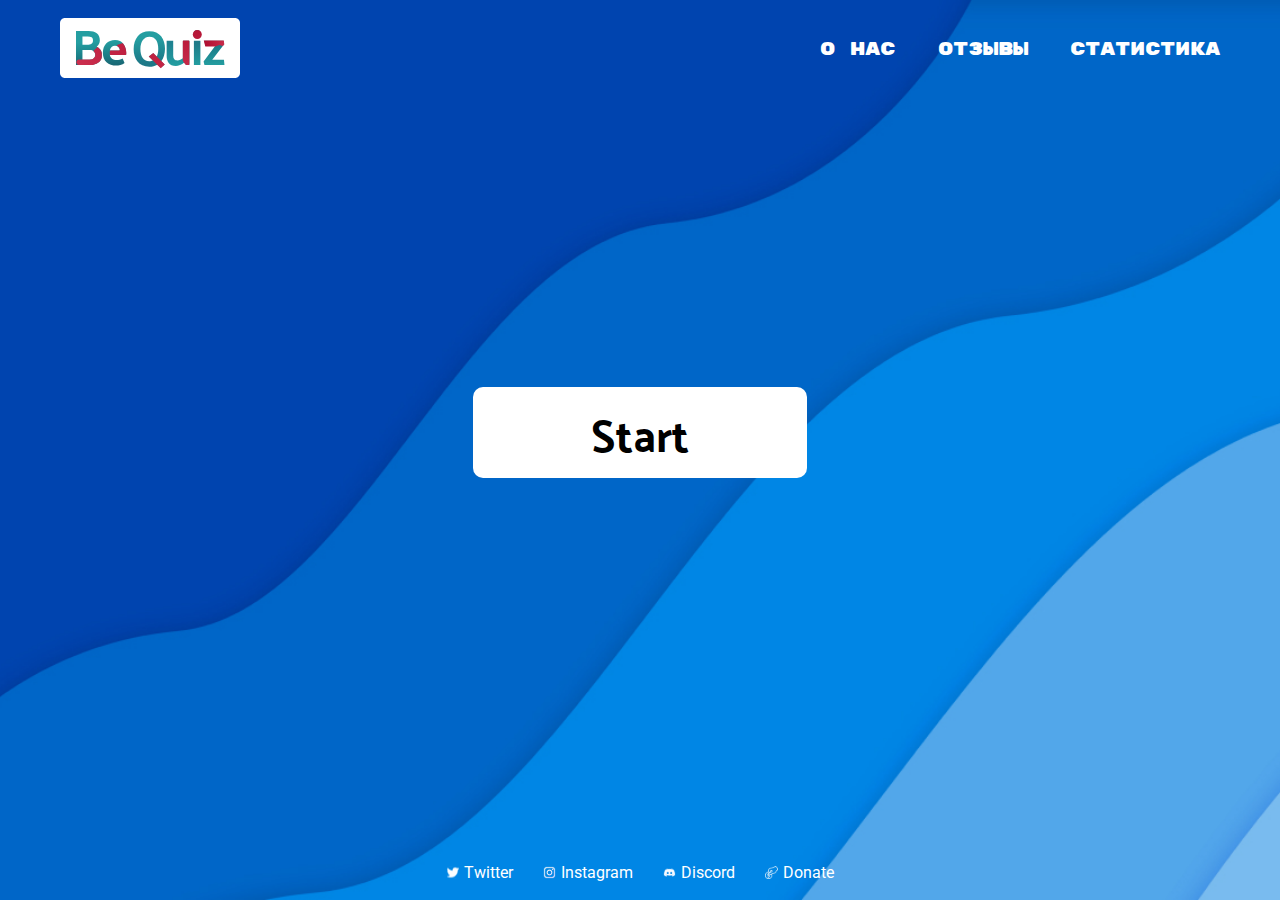
<file: index.html>
<!DOCTYPE html>
<html lang="en">
<head>
    <meta charset="UTF-8">
    <meta http-equiv="X-UA-Compatible" content="IE=edge">
    <meta name="viewport" content="width=device-width, initial-scale=1.0">
    <link rel="stylesheet" href="./css/index.css">
    <title>Document</title>
</head>
<body>

    <header class="header">
        <div class="container">
            <div class="header__inner">
                <img class="header_logo" alt="" src="./media/BeQuiz-logo.svg">
                <ul class="header_ul">
                    <li><a href="./pages/aboutus.html">о нас</a></li>
                    <li><a href="./pages/reviews.html">отзывы</a></li>
                    <li><a href="./pages/statistics.html">статистика</a></li>
                </ul>
                <div class="menu">
                    <img class="header-bmenu" alt="" src="./media/header-burger_menu.svg">
                </div>
            </div>
        </div>
    </header>

    <div class="btn-section">
        <div class="container">
            <a href="./pages/categories.html"><button class="btn">Start</button></a>
        </div>
    </div>

    <footer class="footer">
        <div class="container">
            <div class="footer-links">
                <div class="footer-link">
                    <a href="#">
                        <img class="footer-logo" alt="" src="./media/twitter-logo.svg">
                        <p class="footer-text">Twitter</p>
                    </a>
                </div>
                <div class="footer-link">
                    <a href="#">
                        <img class="footer-logo" alt="" src="./media/inst-logo.svg">
                        <p class="footer-text">Instagram</p>
                    </a>
                </div>
                <div class="footer-link">
                    <a href="#">
                        <img class="footer-logo" alt="" src="./media/discord-logo.svg">
                        <p class="footer-text">Discord</p>
                    </a>
                </div>
                <div class="footer-link">
                    <a href="#">
                        <img class="footer-logo" alt="" src="./media/donate-logo.svg">
                        <p class="footer-text">Donate</p>
                    </a>
                </div>
            </div>
        </div>
    </footer>

    <script src="./js/index.js"></script>

</body>

</html>
</file>
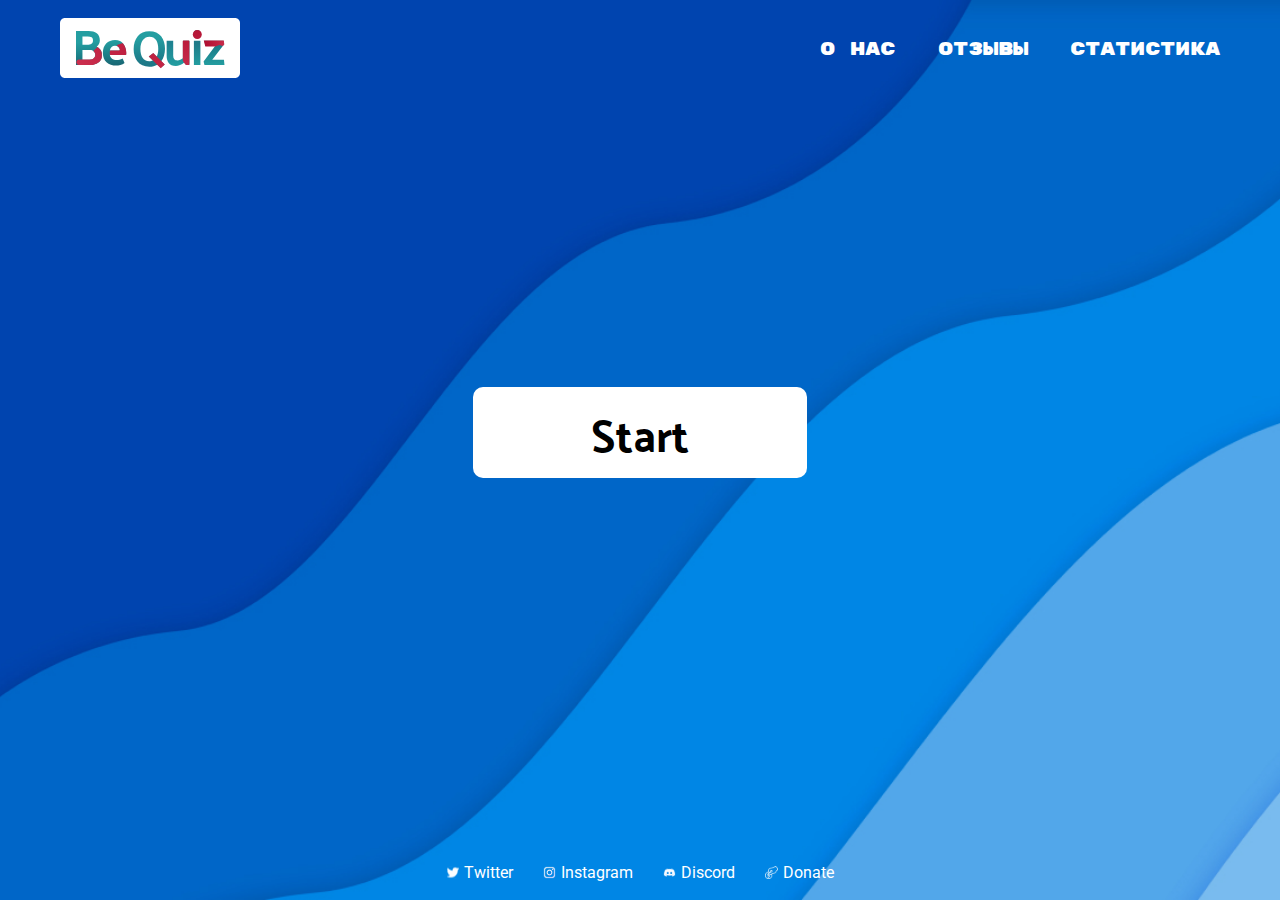
<file: pages/index.html>
<!DOCTYPE html>
<html lang="en">
<head>
    <meta charset="UTF-8">
    <meta http-equiv="X-UA-Compatible" content="IE=edge">
    <meta name="viewport" content="width=device-width, initial-scale=1.0">
    <link rel="stylesheet" href="../css/index.css">
    <title>Document</title>
</head>
<body>

    <header class="header">
        <div class="container">
            <div class="header__inner">
                <img class="header_logo" alt="" src="../media/BeQuiz-logo.svg">
                <ul class="header_ul">
                    <li><a href="../pages/aboutus.html">о нас</a></li>
                    <li><a href="../pages/reviews.html">отзывы</a></li>
                    <li><a href="../pages/statistics.html">статистика</a></li>
                </ul>
                <div class="menu">
                    <img class="header-bmenu" alt="" src="../media/header-burger_menu.svg">
                </div>
            </div>
        </div>
    </header>

    <div class="btn-section">
        <div class="container">
            <a href="../pages/categories.html"><button class="btn">Start</button></a>
        </div>
    </div>

    <footer class="footer">
        <div class="container">
            <div class="footer-links">
                <div class="footer-link">
                    <a href="#">
                        <img class="footer-logo" alt="" src="../media/twitter-logo.svg">
                        <p class="footer-text">Twitter</p>
                    </a>
                </div>
                <div class="footer-link">
                    <a href="#">
                        <img class="footer-logo" alt="" src="../media/inst-logo.svg">
                        <p class="footer-text">Instagram</p>
                    </a>
                </div>
                <div class="footer-link">
                    <a href="#">
                        <img class="footer-logo" alt="" src="../media/discord-logo.svg">
                        <p class="footer-text">Discord</p>
                    </a>
                </div>
                <div class="footer-link">
                    <a href="#">
                        <img class="footer-logo" alt="" src="../media/donate-logo.svg">
                        <p class="footer-text">Donate</p>
                    </a>
                </div>
            </div>
        </div>
    </footer>

    <script src="../js/index.js"></script>

</body>

</html>
</file>
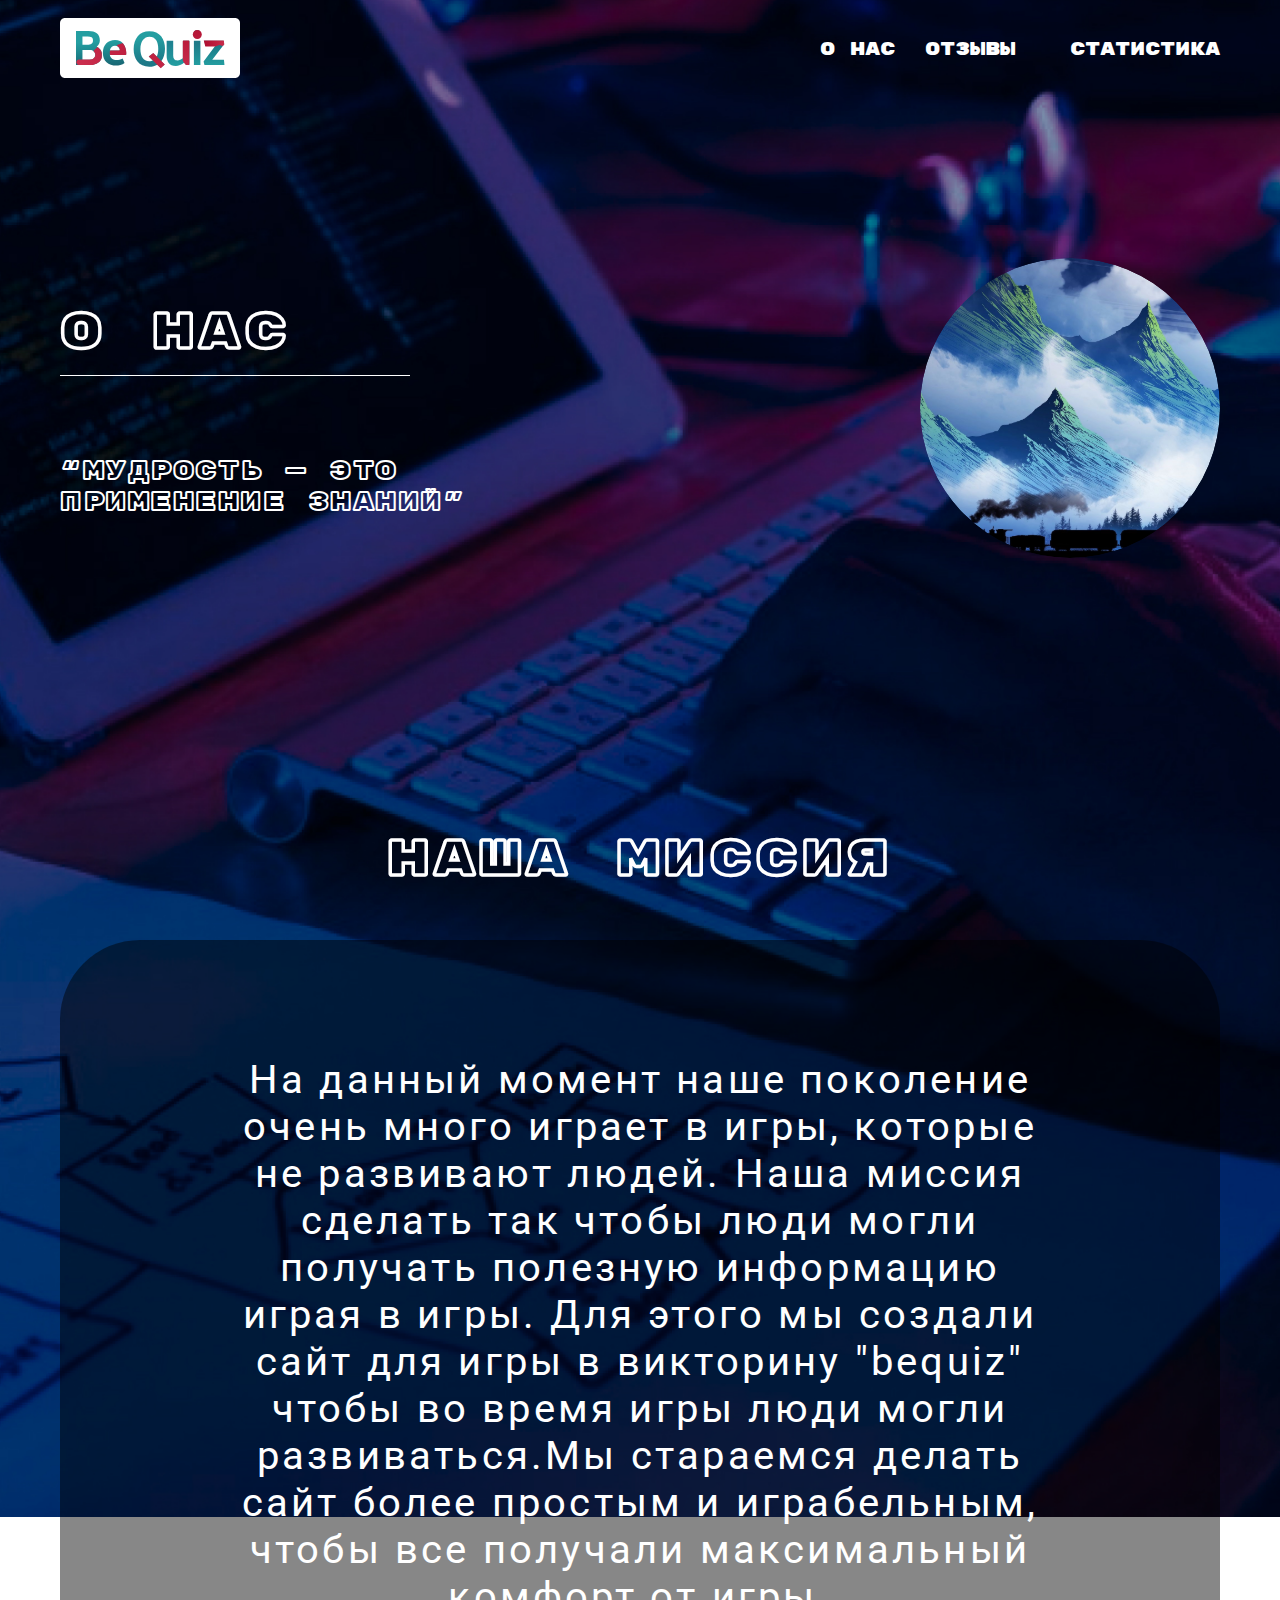
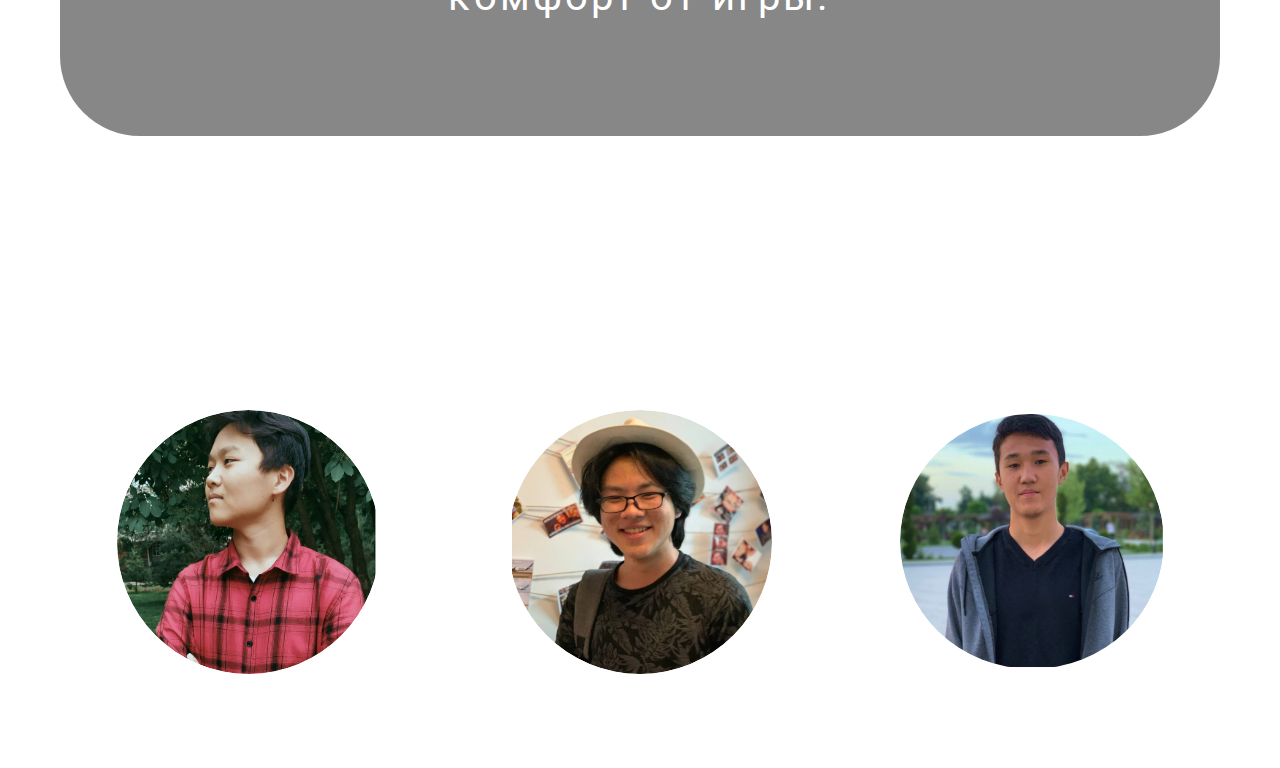
<file: pages/aboutus.html>
<!DOCTYPE html>
<html lang="en">
<head>
    <meta charset="UTF-8">
    <meta http-equiv="X-UA-Compatible" content="IE=edge">
    <meta name="viewport" content="width=device-width, initial-scale=1.0">
    <link rel="stylesheet" href="../css/aboutus.css">
    <title>Document</title>
</head>
<body>

    <header class="header">
        <div class="container">
            <div class="header__inner">
                <a class="transition-index" href="../index.html"><img class="header_logo" alt="" src="../media/BeQuiz-logo.svg"></a>
                <ul class="header_ul">
                    <li class="header_li active"><a href="../pages/aboutus.html">о нас</a></li>
                    <li><a href="../pages/reviews.html">отзывы</a></li>
                    <li class="li-stats"><a href="../pages/statistics.html">статистика</a></li>
                </ul>
                <div class="menu">
                    <img class="header-bmenu" alt="" src="../media/header-burger_menu.svg">
                </div>
            </div>
        </div>
    </header>

    <main>
        <section class="section1">
            <div class="container">
                <div class="section1_box">
                    <div class="section1_left">
                        <p class="section1_left-title">
                            о нас
                        </p>
                        <div class="section1-left-line"></div>
                        <p class="section1_left-text">
                            “Мудрость — это <br> применение знаний”  
                        </p>
                    </div>
                    <div class="section1_right">
                        <img class="section1_right-img" src="../media/aboutus/Rectangle 81.svg" alt="">
                    </div>
                </div>
            </div>
        </section>
        <section class="section2">
            <div class="container">
                <div class="section2_box">
                    <p class="section2_title">
                        наша миссия
                    </p>
                    <div class="section2-bckg-box">
                        <p class="section2_text">
                            На данный момент наше поколение <br> очень много играет в игры, которые <br> не развивают людей. Наша миссия <br> сделать так чтобы люди могли <br> получать полезную информацию <br> играя в игры.  Для этого мы создали <br> сайт для игры в викторину "bequiz" <br> чтобы во время игры люди могли <br> развиваться.Мы стараемся делать <br> сайт более простым и играбельным, <br> чтобы все получали максимальный <br> комфорт от игры.
                        </p>
                    </div>
                </div>
            </div>
        </section>
        <section class="section3">
            <div class="container">
                <p class="section3_title">
                    троянцы
                </p>
                <div class="section3_cards">
                    <div class="card">
                        <div class="card__content">
                            <img class="we_img" src="../media/aboutus/Rectangle 84.svg" alt="" srcset="">
                            <p class="section3_cards-p1">Emir</p>
                        </div>
                        <div class="card__info info">
                            <h1 class="info__title">Описание</h1>
                            <p class="info__text">Меня зовут Эмир я люблю есть апельсины а также слушать музыку.</p>
                        </div>
                    </div>
                    <div class="card">
                        <div class="card__content">
                            <img class="we_img" src="../media/aboutus/Rectangle 85.svg" alt="" srcset="">
                            <p class="section3_cards-p1">Tima</p>
                        </div>
                        <div class="card__info info">
                            <h1 class="info__title">Описание</h1>
                            <p class="info__text">Меня зовут Тимур! Я увлекаюсь компьютерными играми. Активно изучаю английский язык и Front End разработку.</p>
                        </div>
                    </div>
                    <div class="card">
                        <div class="card__content">
                            <img class="we_img" src="../media/aboutus/Rectangle 86.svg" alt="" srcset="">
                            <p class="section3_cards-p1">Beka</p>
                        </div>
                        <div class="card__info info">
                            <h1 class="info__title">Описание</h1>
                            <p class="info__text">Меня зовут Бексултан в будущем я хочу поступить в хорошие айти компании как Google,Amazon,Apple</p>
                        </div>
                    </div>
                </div>
            </div>
        </section>
    </main>

    <!-- <footer>
        <div class="footer container">
            <div class="footer__contant">
                <p class="footer_tekst">BeQuiz – некоммерческий проект, посвященный <br> викторинам. Он был создан для проведеия викторин. <br> Развитием сайта занимается команда MoonTeam. Мы <br> хотим, чтобы проект был интересен и полезен нашим <br> пользователям.</p>
                <img class="footer_img" src="../media/BeQuiz-logo.svg" alt="">
            </div>
        </div>
    </footer> -->

    <script src="../js/index.js"></script>
</body>
</html>
</file>
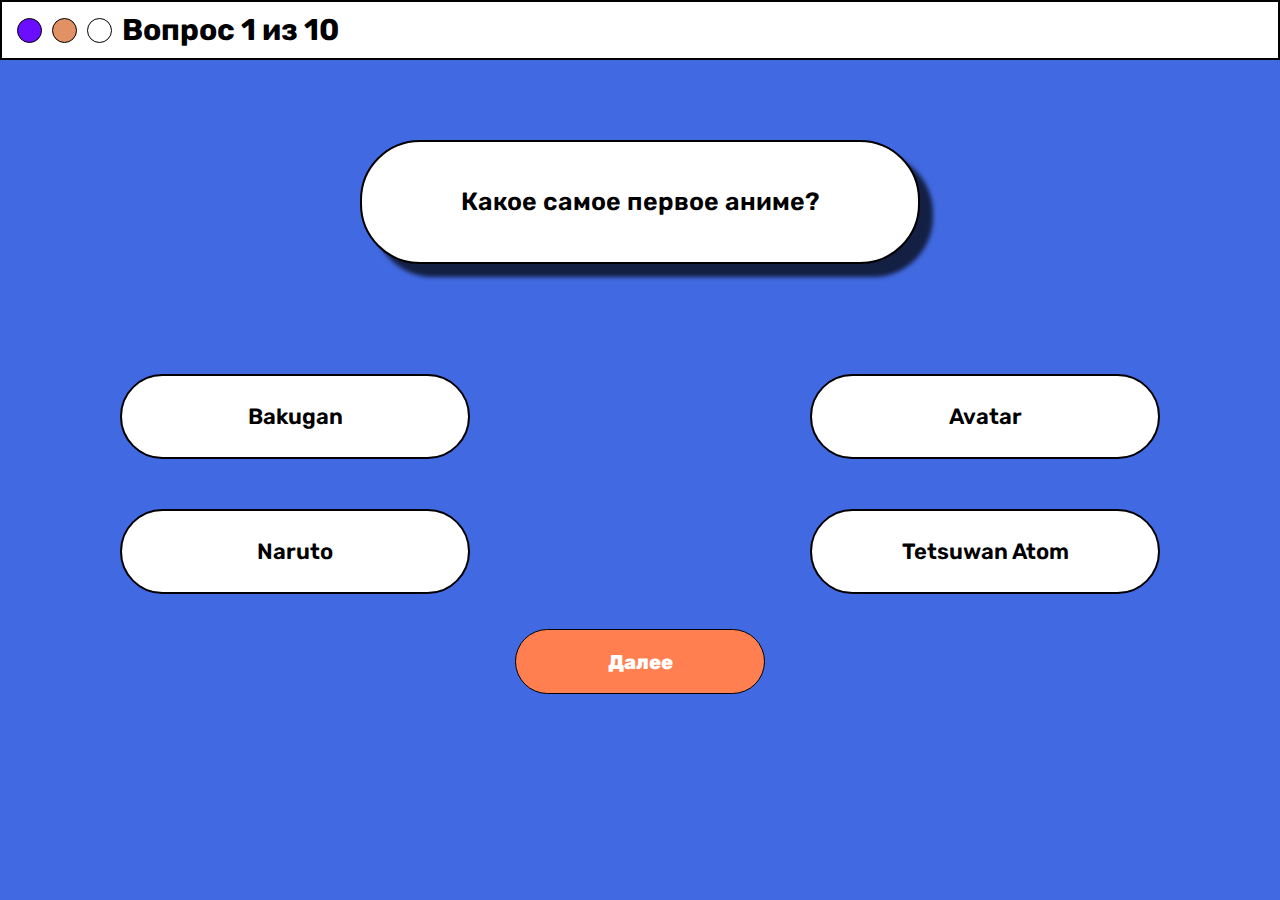
<file: pages/anime.html>
<!DOCTYPE html>
<html lang="en">
<head>
    <meta charset="UTF-8">
    <meta http-equiv="X-UA-Compatible" content="IE=edge">
    <meta name="viewport" content="width=device-width, initial-scale=1.0">
    <link rel="stylesheet" href="../css/Allcategories/commonstyle-quiz.css">
    <title>Anime</title>
</head>
<body>
    <main class="main">
        <section class="section-one">
            <div class="section-number">
                <div class="section-circle-red"></div>
                <div class="section-circle-orange"></div>
                <div class="section-circle-white"></div>
                <h3 class="section-title">Вопрос
                    <span id="number-of-question"></span>
                    из
                    <span id="number-of-all-question"></span>
                </h3>
            </div>
            <div class="container">
                <div class="section-quiz">
                    <div id="question" class="section-question"><h3></h3></div>
                    <div class="section-answer">
                        <button data-id="0" class="section-one-btn option1"></button>
                        <button data-id="1" class="section-one-btn option2"></button>
                        <button data-id="2" class="section-one-btn option3"></button>
                        <button data-id="3" class="section-one-btn option4"></button>
                    </div>
                    <div class="button">
                        <button id="btn-next">Далее</button>
                    </div>
                </div>
                <div class="tracker">

                </div>   
            </div>
        </section>
	    <div class="quiz-over-modal">
		    <div class="content">
			    <h1>Результат</h1>
			    <p class="quiz-over-modal__title">Ты ответил на
				    <span id="correct-answer"></span> из
				    <span id="number-of-all-question-2"></span> вопроса
			    </p>
			    <button id="btn-try-again">Попробуй снова</button>
                <button id="btn-main-menu">Главное меню</button>
		    </div>
	    </div>
        <script src="../js/anime.js"></script>
    </main>

</body>
</html>
</file>
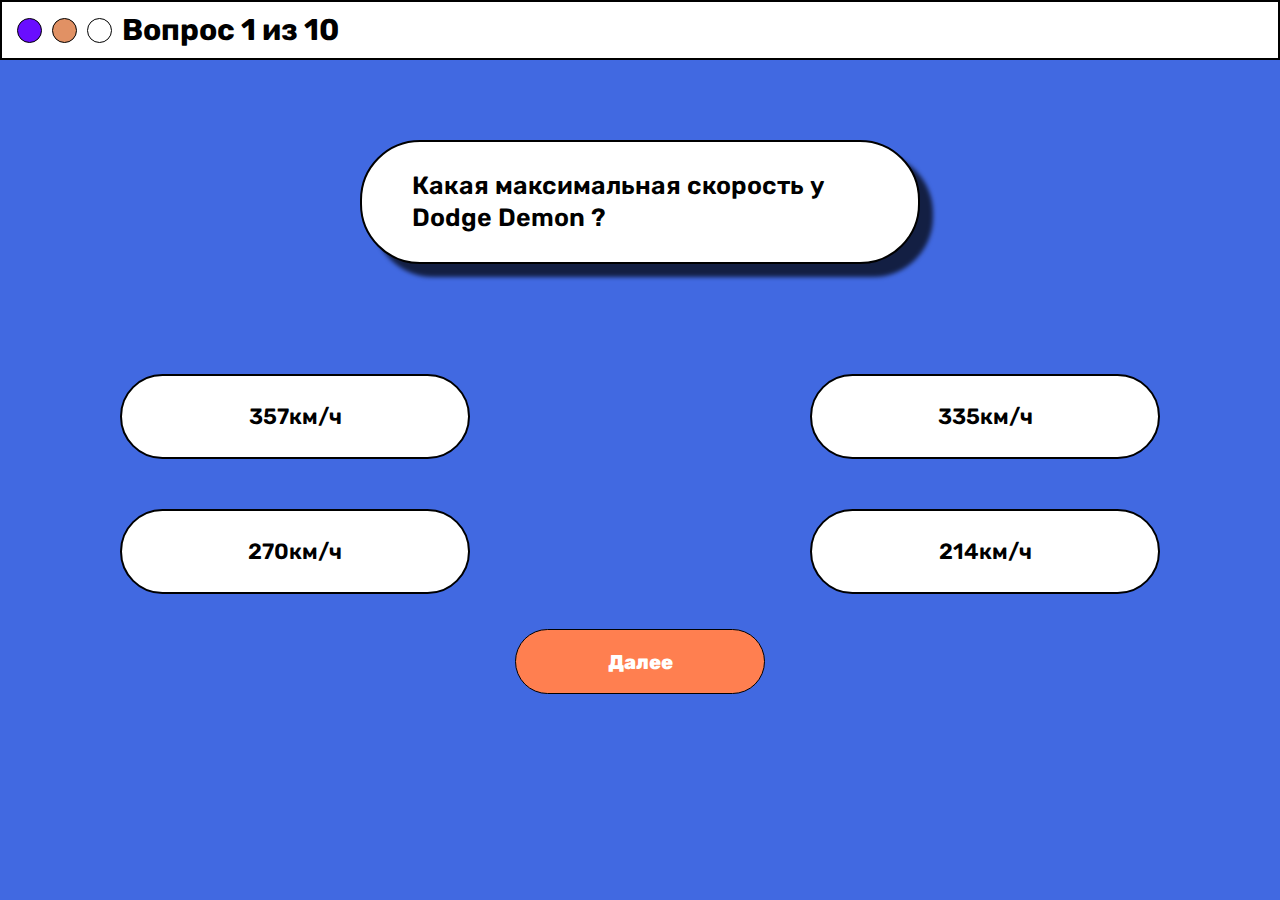
<file: pages/car.html>
<!DOCTYPE html>
<html lang="en">
<head>
    <meta charset="UTF-8">
    <meta http-equiv="X-UA-Compatible" content="IE=edge">
    <meta name="viewport" content="width=device-width, initial-scale=1.0">
    <link rel="stylesheet" href="../css/Allcategories/commonstyle-quiz.css">
    <title>car</title>
</head>
<body>
    <main class="main">
        <section class="section-one">
            <div class="section-number">
                <div class="section-circle-red"></div>
                <div class="section-circle-orange"></div>
                <div class="section-circle-white"></div>
                <h3 class="section-title">Вопрос
                    <span id="number-of-question"></span>
                    из
                    <span id="number-of-all-question"></span>
                </h3>
            </div>
            <div class="container">
                <div class="section-quiz">
                    <div id="question" class="section-question"><h3></h3></div>
                    <div class="section-answer">
                        <button data-id="0" class="section-one-btn option1"></button>
                        <button data-id="1" class="section-one-btn option2"></button>
                        <button data-id="2" class="section-one-btn option3"></button>
                        <button data-id="3" class="section-one-btn option4"></button>
                    </div>
                    <div class="button">
                        <button id="btn-next">Далее</button>
                    </div>
                </div>
                <div class="tracker">

                </div>   
            </div>
        </section>
	    <div class="quiz-over-modal">
		    <div class="content">
			    <h1>Результат</h1>
			    <p class="quiz-over-modal__title">Ты ответил на
				    <span id="correct-answer"></span> из
				    <span id="number-of-all-question-2"></span> вопроса
			    </p>
			    <button id="btn-try-again">Попробуй снова</button>
                <button id="btn-main-menu">Главное меню</button>
		    </div>
	    </div>
        <script src="../js/car.js"></script>
    </main>

</body>
</html>
</file>
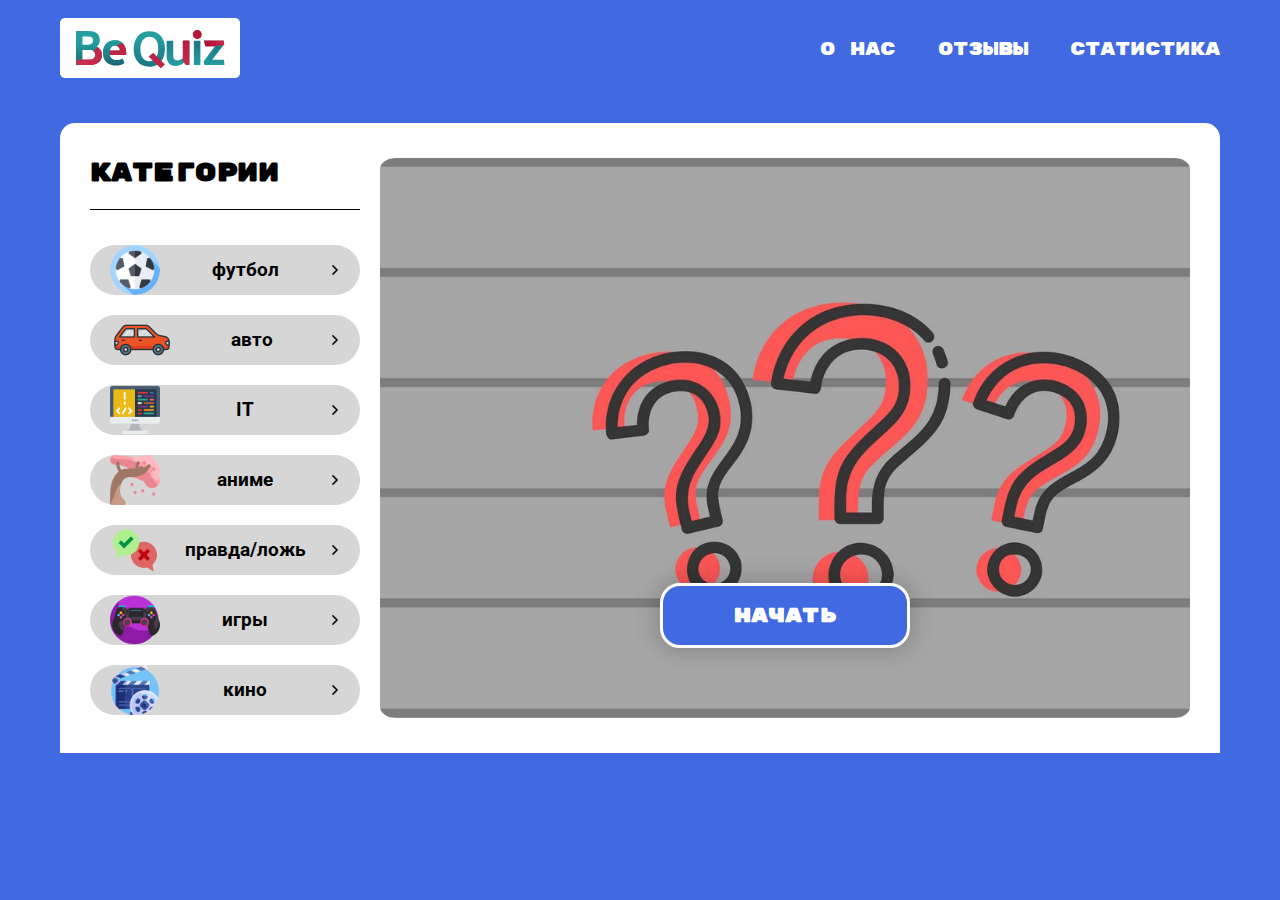
<file: pages/categories.html>
<!DOCTYPE html>
<html lang="en">
<head>
    <meta charset="UTF-8">
    <meta http-equiv="X-UA-Compatible" content="IE=edge">
    <meta name="viewport" content="width=device-width, initial-scale=1.0">
    <link rel="stylesheet" href="../css/categories.css">
    <title>Document</title>
</head>
<body>

    <header class="header">
        <div class="container">
            <div class="header__inner">
                <img class="header_logo" alt="" src="../media/BeQuiz-logo.svg">
                <ul class="header_ul">
                    <li><a href="../pages/aboutus.html">о нас</a></li>
                    <li><a href="../pages/reviews.html">отзывы</a></li>
                    <li><a href="../pages/statistics.html">статистика</a></li>
                </ul>
                <div class="menu">
                    <img class="header-bmenu" alt="" src="../media/header-burger_menu.svg">
                </div>
            </div>
        </div>
    </header>   

    <section class="section-select">
        <div class="container">
            <div class="categories">
                <div class="quiz-types">
                    <h1 class="quiz-types-title">категории</h1>
                    <div class="quiz-types-line"></div>

                   <a>
                    <div onclick="football()" class="quiz-type football">
                        <img class="quiz-type-icon" alt="" src="../media/categories-media/football-icon.svg">
                        <h3 class="quiz-type-title">футбол</h3>
                        <img class="quiz-type-arr" alt="" src="../media/categories-media/arrow-right.svg">
                    </div>
                   </a> 
                    <div onclick="car()" class="quiz-type car">
                        <img class="quiz-type-icon" alt="" src="../media/categories-media/cars.png">
                        <h3 class="quiz-type-title">авто</h3>
                        <img class="quiz-type-arr" alt="" src="../media/categories-media/arrow-right.svg">
                    </div>

                    <div onclick="IT()" class="quiz-type IT">
                        <img class="quiz-type-icon" alt="" src="../media/categories-media/it-icon.svg">
                        <h3 class="quiz-type-title">IT</h3>
                        <img class="quiz-type-arr" alt="" src="../media/categories-media/arrow-right.svg">
                    </div>

                    <div onclick="anime()" class="quiz-type anime">
                        <img class="quiz-type-icon" alt="" src="../media/categories-media/anime-icon.svg">
                        <h3 class="quiz-type-title">аниме</h3>
                        <img class="quiz-type-arr" alt="" src="../media/categories-media/arrow-right.svg">
                    </div>

                    <div onclick="truefalse()" class="quiz-type truefalse">
                        <img class="quiz-type-icon" alt="" src="../media/categories-media/true or false-logo.svg">
                        <h3 class="quiz-type-title">правда/ложь</h3>
                        <img class="quiz-type-arr" alt="" src="../media/categories-media/arrow-right.svg">
                    </div>

                    <div onclick="game()" class="quiz-type game">
                        <img class="quiz-type-icon" alt="" src="../media/categories-media/games-logo.svg">
                        <h3 class="quiz-type-title">игры</h3>
                        <img class="quiz-type-arr" alt="" src="../media/categories-media/arrow-right.svg">
                    </div>

                    <div onclick="cinema()" class="quiz-type cinema">
                        <img class="quiz-type-icon" alt="" src="../media/categories-media/movies-logo.svg">
                        <h3 class="quiz-type-title">кино</h3>
                        <img class="quiz-type-arr" alt="" src="../media/categories-media/arrow-right.svg">
                    </div>
                </div>
                
                <div class="wrapper">
                    <div class="quiz-types-img">
                        <div class="wrapper-btn">
                            <button class="quiz-types-img-btn"><div class="wrapper-btn"><h3>начать</h3></div></button>
                        </div>  
                    </div>
                </div>
            </div>
        </div>
    </section>
    <script src="../js/categories.js"></script>
    <script src="../js/index.js"></script>
</body>
</html>
</file>
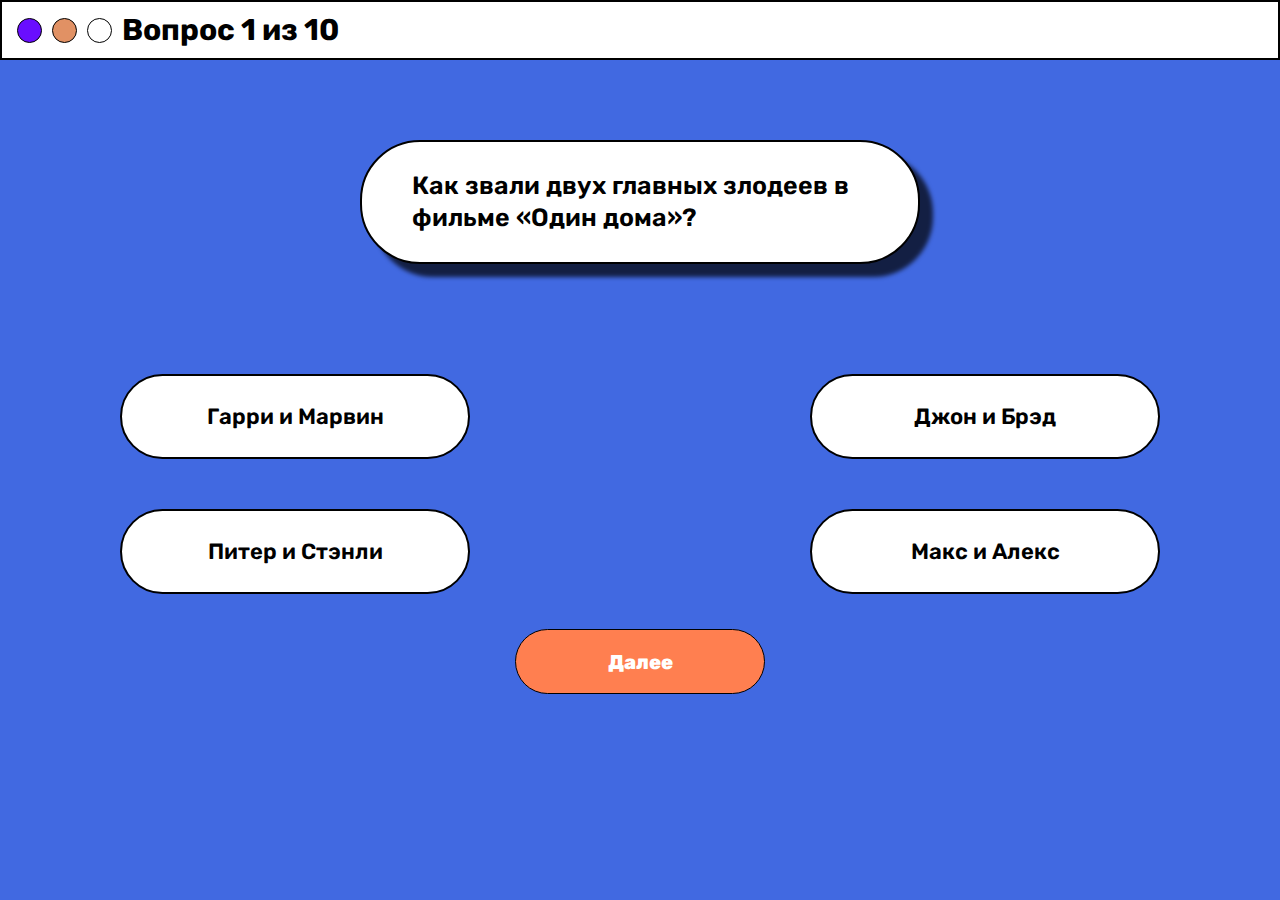
<file: pages/cinema.html>
<!DOCTYPE html>
<html lang="en">
<head>
    <meta charset="UTF-8">
    <meta http-equiv="X-UA-Compatible" content="IE=edge">
    <meta name="viewport" content="width=device-width, initial-scale=1.0">
    <link rel="stylesheet" href="../css/Allcategories/commonstyle-quiz.css">
    <title>Cinema</title>
</head>
<body>
    <main class="main">
        <section class="section-one">
            <div class="section-number">
                <div class="section-circle-red"></div>
                <div class="section-circle-orange"></div>
                <div class="section-circle-white"></div>
                <h3 class="section-title">Вопрос
                    <span id="number-of-question"></span>
                    из
                    <span id="number-of-all-question"></span>
                </h3>
            </div>
            <div class="container">
                <div class="section-quiz">
                    <div id="question" class="section-question"><h3></h3></div>
                    <div class="section-answer">
                        <button data-id="0" class="section-one-btn option1"></button>
                        <button data-id="1" class="section-one-btn option2"></button>
                        <button data-id="2" class="section-one-btn option3"></button>
                        <button data-id="3" class="section-one-btn option4"></button>
                    </div>
                    <div class="button">
                        <button id="btn-next">Далее</button>
                    </div>
                </div>
                <div class="tracker">

                </div>   
            </div>
        </section>
	    <div class="quiz-over-modal">
		    <div class="content">
			    <h1>Результат</h1>
			    <p class="quiz-over-modal__title">Ты ответил на
				    <span id="correct-answer"></span> из
				    <span id="number-of-all-question-2"></span> вопроса
			    </p>
			    <button id="btn-try-again">Попробуй снова</button>
                <button id="btn-main-menu">Главное меню</button>
		    </div>
	    </div>
        <script src="../js/cinema.js"></script>
    </main>

</body>
</html>
</file>
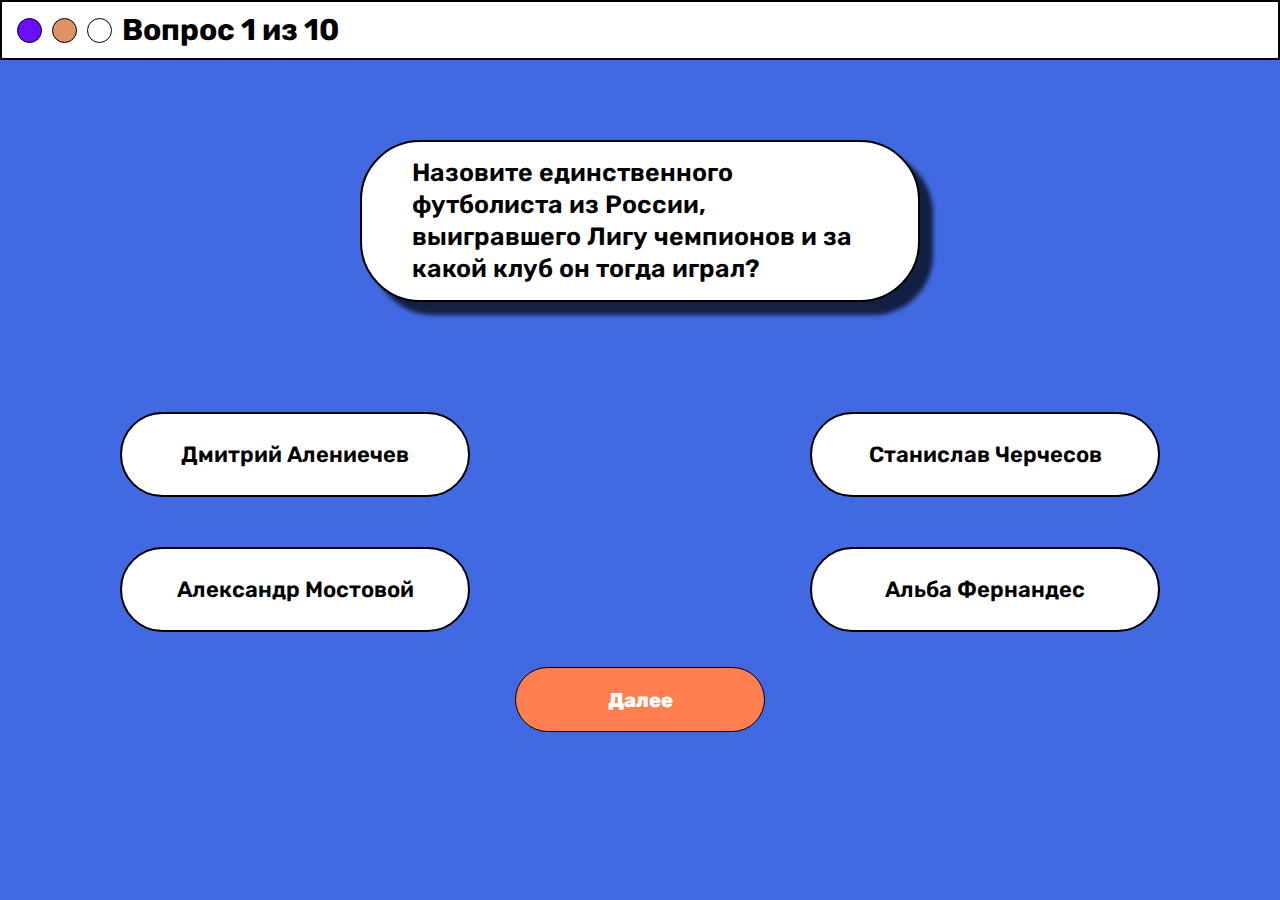
<file: pages/fotball.html>
<!DOCTYPE html>
<html lang="en">
<head>
    <meta charset="UTF-8">
    <meta http-equiv="X-UA-Compatible" content="IE=edge">
    <meta name="viewport" content="width=device-width, initial-scale=1.0">
    <link rel="stylesheet" href="../css/Allcategories/commonstyle-quiz.css">
    <title>football</title>
</head>
<body>
    <main class="main">
        <section class="section-one">
            <div class="section-number">
                <div class="section-circle-red"></div>
                <div class="section-circle-orange"></div>
                <div class="section-circle-white"></div>
                <h3 class="section-title">Вопрос
                    <span id="number-of-question"></span>
                    из
                    <span id="number-of-all-question"></span>
                </h3>
            </div>
            <div class="container">
                <div class="section-quiz">
                    <div id="question" class="section-question"><h3></h3></div>
                    <div class="section-answer">
                        <button data-id="0" class="section-one-btn option1"></button>
                        <button data-id="1" class="section-one-btn option2"></button>
                        <button data-id="2" class="section-one-btn option3"></button>
                        <button data-id="3" class="section-one-btn option4"></button>
                    </div>
                    <div class="button">
                        <button id="btn-next">Далее</button>
                    </div>
                </div>
                <div class="tracker">

                </div>   
            </div>
        </section>
	    <div class="quiz-over-modal">
		    <div class="content">
			    <h1>Результат</h1>
			    <p class="quiz-over-modal__title">Ты ответил на
				    <span id="correct-answer"></span> из
				    <span id="number-of-all-question-2"></span> вопроса
			    </p>
			    <button id="btn-try-again">Попробуй снова</button>
                <button id="btn-main-menu">Главное меню</button>
		    </div>
	    </div>
        <script src="../js/football.js"></script>
    </main>

</body>
</html>
</file>
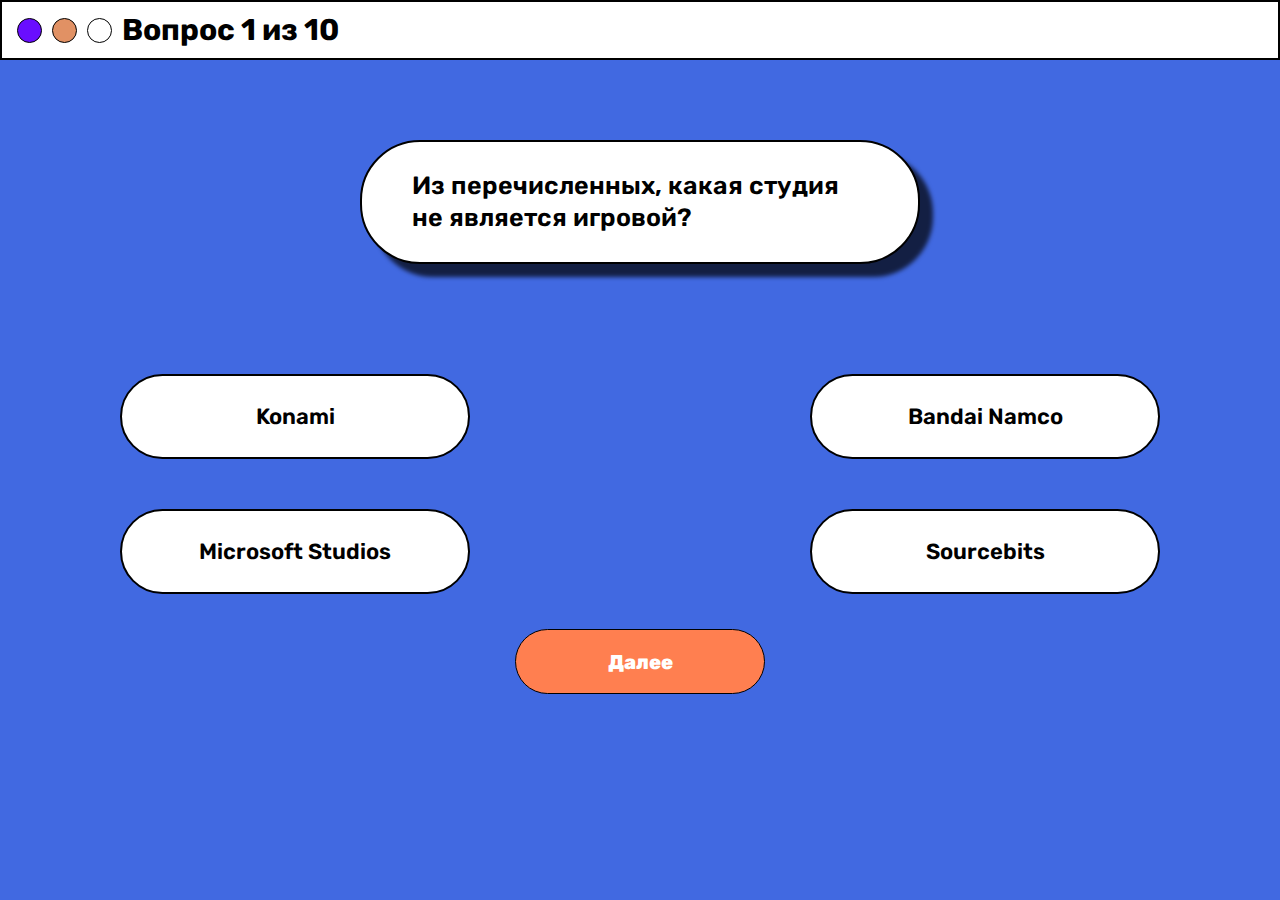
<file: pages/game.html>
<!DOCTYPE html>
<html lang="en">
<head>
    <meta charset="UTF-8">
    <meta http-equiv="X-UA-Compatible" content="IE=edge">
    <meta name="viewport" content="width=device-width, initial-scale=1.0">
    <link rel="stylesheet" href="../css/Allcategories/commonstyle-quiz.css">
    <title>game</title>
</head>
<body>
    <main class="main">
        <section class="section-one">
            <div class="section-number">
                <div class="section-circle-red"></div>
                <div class="section-circle-orange"></div>
                <div class="section-circle-white"></div>
                <h3 class="section-title">Вопрос
                    <span id="number-of-question"></span>
                    из
                    <span id="number-of-all-question"></span>
                </h3>
            </div>
            <div class="container">
                <div class="section-quiz">
                    <div id="question" class="section-question"><h3></h3></div>
                    <div class="section-answer">
                        <button data-id="0" class="section-one-btn option1"></button>
                        <button data-id="1" class="section-one-btn option2"></button>
                        <button data-id="2" class="section-one-btn option3"></button>
                        <button data-id="3" class="section-one-btn option4"></button>
                    </div>
                    <div class="button">
                        <button id="btn-next">Далее</button>
                    </div>
                </div>
                <div class="tracker">

                </div>   
            </div>
        </section>
	    <div class="quiz-over-modal">
		    <div class="content">
			    <h1>Результат</h1>
			    <p class="quiz-over-modal__title">Ты ответил на
				    <span id="correct-answer"></span> из
				    <span id="number-of-all-question-2"></span> вопроса
			    </p>
			    <button id="btn-try-again">Попробуй снова</button>
                <button id="btn-main-menu">Главное меню</button>
		    </div>
	    </div>
        <script src="../js/game.js"></script>
    </main>

</body>
</html>
</file>
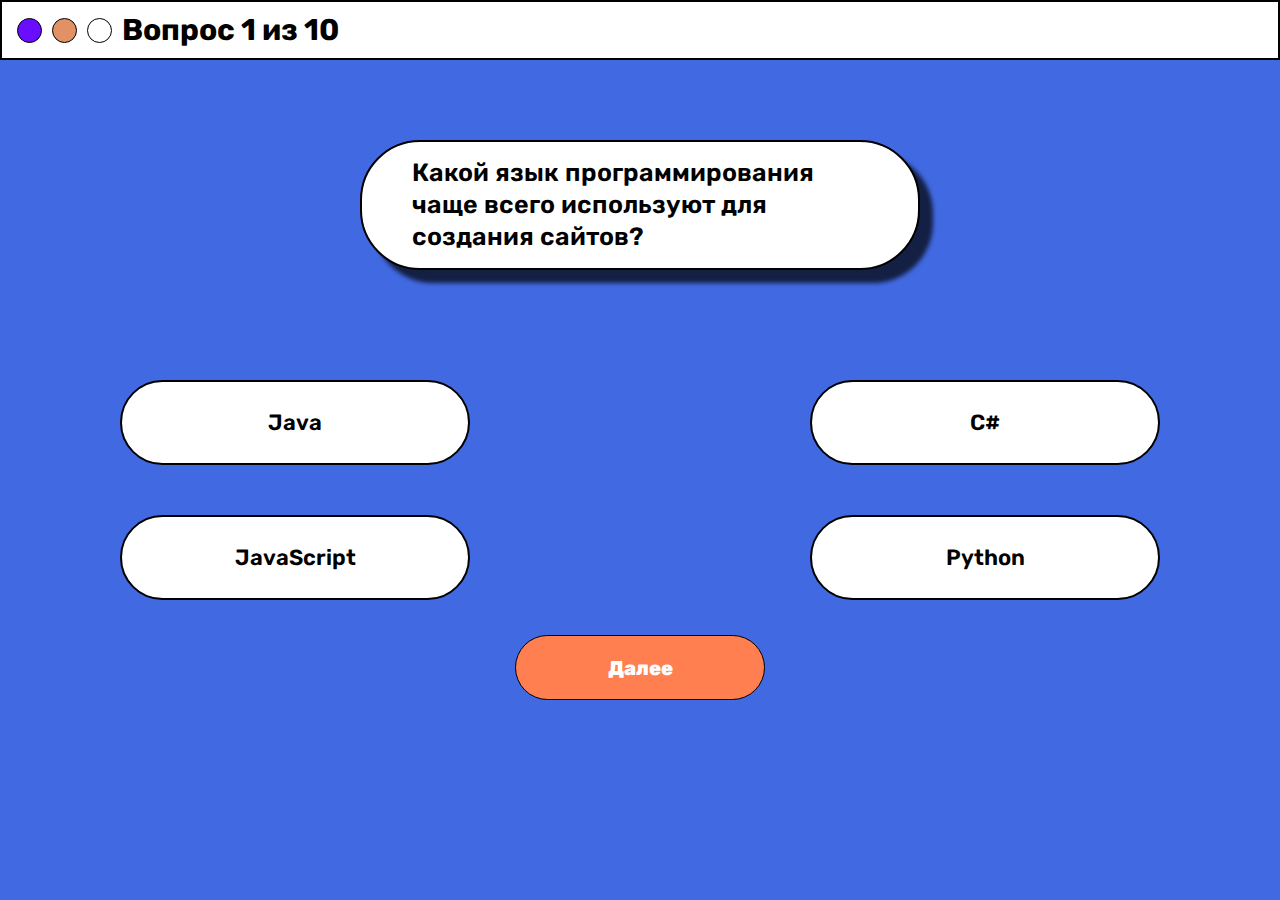
<file: pages/IT.html>
<!DOCTYPE html>
<html lang="en">
<head>
    <meta charset="UTF-8">
    <meta http-equiv="X-UA-Compatible" content="IE=edge">
    <meta name="viewport" content="width=device-width, initial-scale=1.0">
    <link rel="stylesheet" href="../css/Allcategories/commonstyle-quiz.css">
    <title>IT</title>
</head>
<body>
    <main class="main">
        <section class="section-one">
            <div class="section-number">
                <div class="section-circle-red"></div>
                <div class="section-circle-orange"></div>
                <div class="section-circle-white"></div>
                <h3 class="section-title">Вопрос
                    <span id="number-of-question"></span>
                    из
                    <span id="number-of-all-question"></span>
                </h3>
            </div>
            <div class="container">
                <div class="section-quiz">
                    <div id="question" class="section-question"><h3></h3></div>
                    <div class="section-answer">
                        <button data-id="0" class="section-one-btn option1"></button>
                        <button data-id="1" class="section-one-btn option2"></button>
                        <button data-id="2" class="section-one-btn option3"></button>
                        <button data-id="3" class="section-one-btn option4"></button>
                    </div>
                    <div class="button">
                        <button id="btn-next">Далее</button>
                    </div>
                </div>
                <div class="tracker">

                </div>   
            </div>
        </section>
	    <div class="quiz-over-modal">
		    <div class="content">
			    <h1>Результат</h1>
			    <p class="quiz-over-modal__title">Ты ответил на
				    <span id="correct-answer"></span> из
				    <span id="number-of-all-question-2"></span> вопроса
			    </p>
			    <button id="btn-try-again">Попробуй снова</button>
                <button id="btn-main-menu">Главное меню</button>
		    </div>
	    </div>
        <script src="../js/IT.js"></script>
    </main>

</body>
</html>
</file>
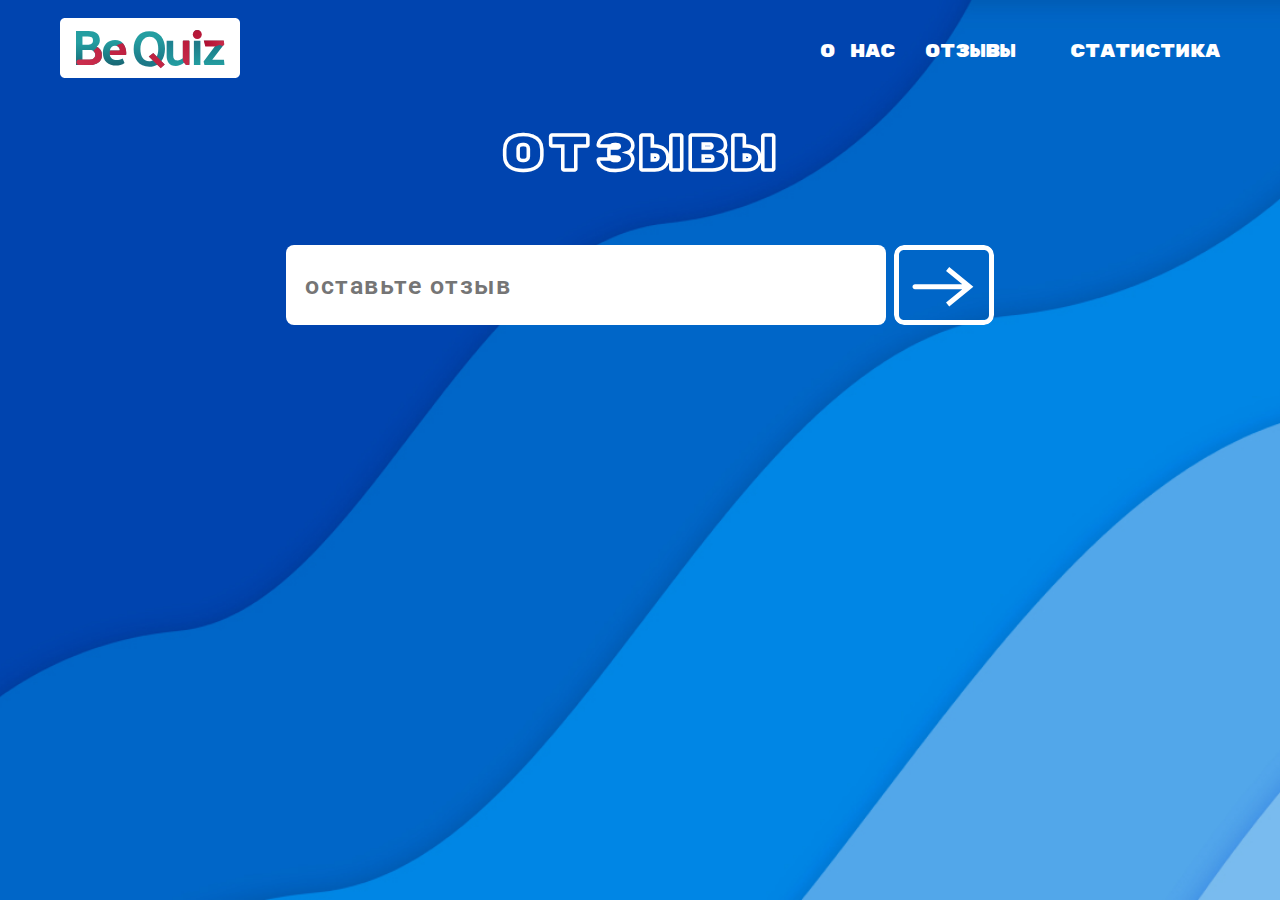
<file: pages/reviews.html>
<!DOCTYPE html>
<html lang="en">
<head>
    <meta charset="UTF-8">
    <meta http-equiv="X-UA-Compatible" content="IE=edge">
    <meta name="viewport" content="width=device-width, initial-scale=1.0">
    <link rel="stylesheet" href="../css/reviews.css">
    <title>BeQuiz</title>
</head>
<body>
    <header class="header">
        <div class="container">
            <div class="header__inner">
                <a class="transition-index" href="../index.html"><img class="header_logo" alt="" src="../media/BeQuiz-logo.svg"></a>
                <ul class="header_ul">
                    <li><a href="./aboutus.html">о нас</a></li>
                    <li><a href="">отзывы</a></li>
                    <li class="li-stats"><a href="../pages/statistics.html">статистика</a></li>
                </ul>
                <div class="menu">
                    <img class="header-bmenu" alt="" src="../media/header-burger_menu.svg">
                </div>
            </div>
        </div>
    </header>
<div class="reviews_section">
    <div class="container">
        <div class="reviews_box">
            <h1 class="reviews_logo">отзывы</h1>
                <div class="reviews_input">
                    <input type="text" placeholder="оставьте отзыв" class="input_for_reviews" maxlength="190">
                    <img class="button_send" src="../media/reviews/reviews-btn.svg" alt="">
                 
                </div>
                <div class="block">
                    
                </div>
        </div>
    </div>
</div>

<script src="../js/reviews.js"></script>
<script src="../js/index.js"></script>
</body>
</html>
</file>
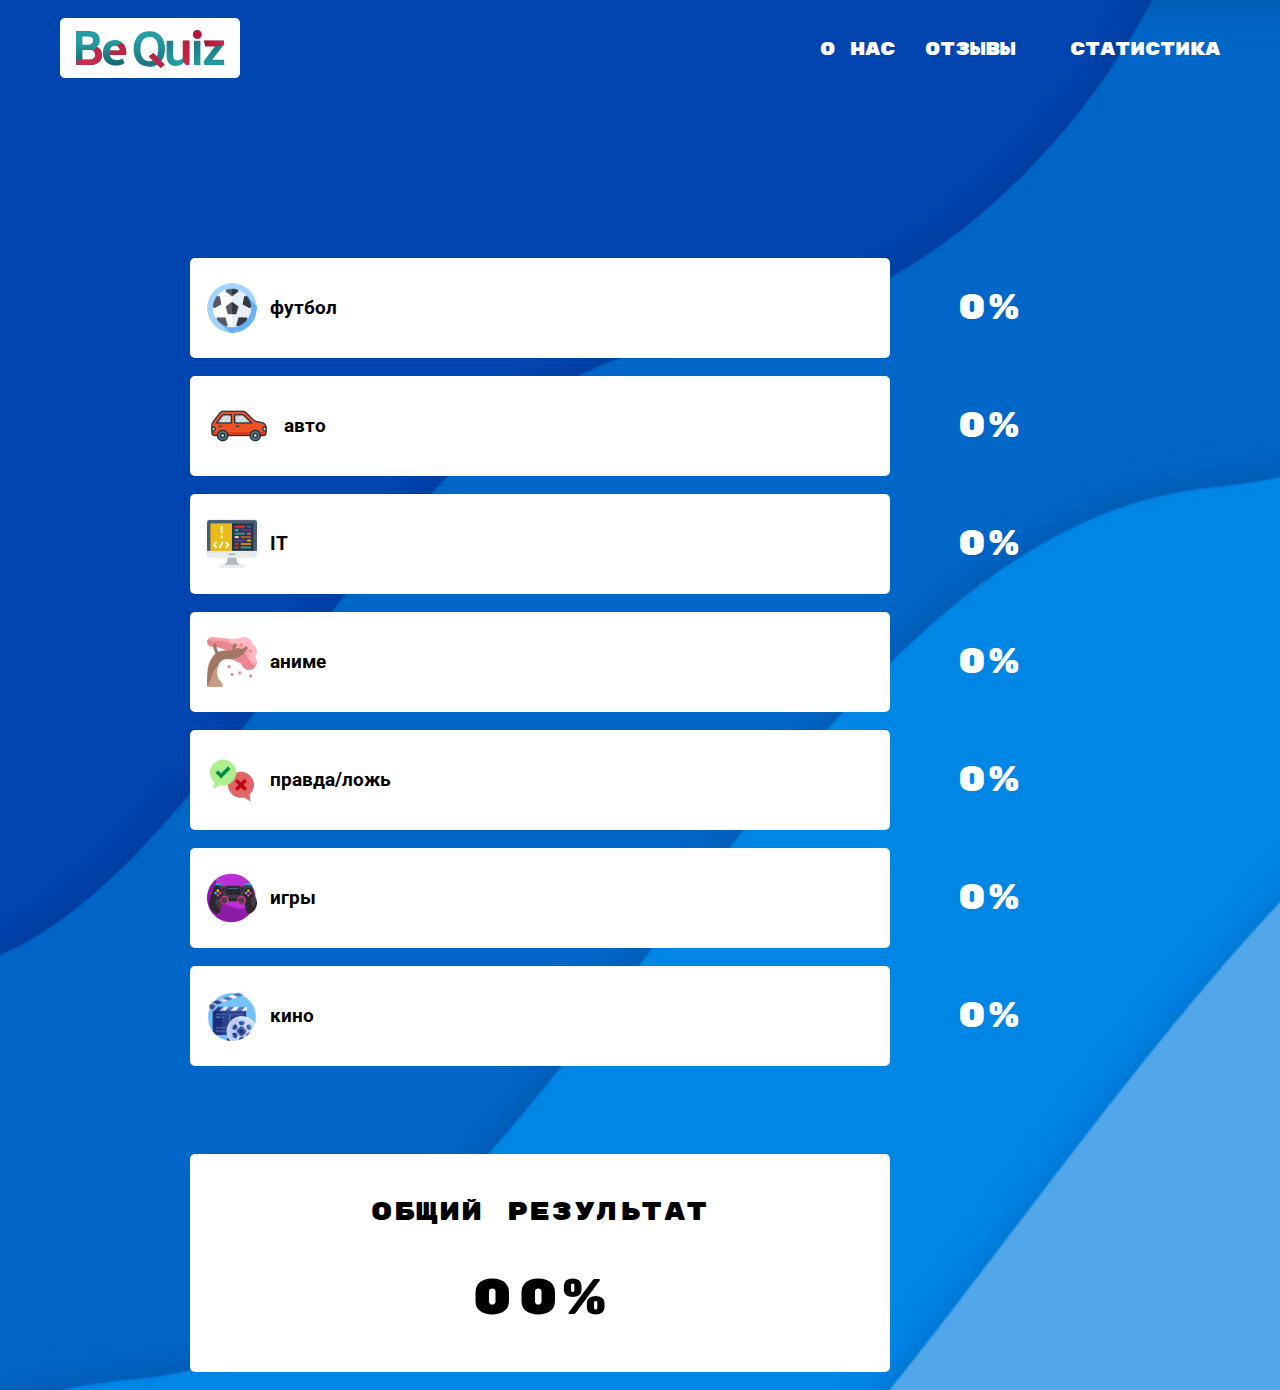
<file: pages/statistics.html>
<html lang="en">
<head>
    <meta charset="UTF-8">
    <meta http-equiv="X-UA-Compatible" content="IE=edge">
    <meta name="viewport" content="width=device-width, initial-scale=1.0">
    <link rel="stylesheet" href="../css/statistics.css">
    <title>Statistics</title>
</head>
<body>
    <header class="header">
        <div class="container">
            <div class="header__inner">
                <a class="transition-index" href="../index.html"><img class="header_logo" alt="" src="../media/BeQuiz-logo.svg"></a>
                <ul class="header_ul">
                    <li><a href="./aboutus.html">о нас</a></li>
                    <li><a href="../pages/reviews.html">отзывы</a></li>
                    <li class="li-stats"><a href="#">статистика</a></li>
                </ul>
                <div class="menu">
                    <img class="header-bmenu" alt="" src="../media/header-burger_menu.svg">
                </div>
            </div>
        </div>
    </header>
    <section class="statistics">
        <div class="statistics__container container">
            <div class="statistics__row">
                    <div class="statistics-item">
                        <div class="statistics-item__block">
                            <div class="statistics-item__score score"></div>
                            <img src="../media/categories-media/football-icon.svg" alt="">
                            <h3>футбол</h3>
                        </div>
                        <h1 class="statistics-item__title">00%</h1>
                    </div>
                    <div class="statistics-item">
                        <div class="statistics-item__block">
                            <div class="statistics-item__score score"></div>
                            <img src="../media/categories-media/cars.png" alt="">
                            <h3>авто</h3>
                        </div>
                        <h1 class="statistics-item__title">00%</h1>
                    </div>
                    <div class="statistics-item">
                        <div class="statistics-item__block">
                            <div class="statistics-item__score score"></div>
                            <img src="../media/categories-media/it-icon.svg" alt="">
                            <h3>IT</h3>
                        </div>
                        <h1 class="statistics-item__title">00%</h1>
                    </div>
                    <div class="statistics-item">
                        <div class="statistics-item__block">
                            <div class="statistics-item__score score"></div>
                            <img src="../media/categories-media/anime-icon.svg" alt="">
                            <h3>аниме</h3>
                        </div>
                        <h1 class="statistics-item__title">00%</h1>
                    </div>
                    <div class="statistics-item">
                        <div class="statistics-item__block">
                            <div class="statistics-item__score score"></div>
                            <img src="../media/categories-media/true or false-logo.svg" alt="">
                            <h3>правда/ложь</h3>
                        </div>
                        <h1 class="statistics-item__title">00%</h1>
                    </div>
                    <div class="statistics-item">
                        <div class="statistics-item__block">
                            <div class="statistics-item__score score"></div>
                            <img src="../media/categories-media/games-logo.svg" alt="">
                            <h3>игры</h3>
                        </div>
                        <h1 class="statistics-item__title">00%</h1>
                    </div>
                    <div class="statistics-item">
                        <div class="statistics-item__block">
                            <div class="statistics-item__score score"></div>
                            <img src="../media/categories-media/movies-logo.svg" alt="">
                            <h3>кино</h3>
                        </div>
                        <h1 class="statistics-item__title">00%</h1>
                    </div>
                    <div class="statistics-item">
                        <div class="statistics__result result">
                            <h3>Общий результат</h3>
                            <h1 class="statistic__score"></h1>
                        </div>
                    </div>
            </div>
            
        </div>
    </section>
    <script src="../js/statistics.js"></script>
    <script src="../js/index.js"></script>
</body>
</html>
</file>
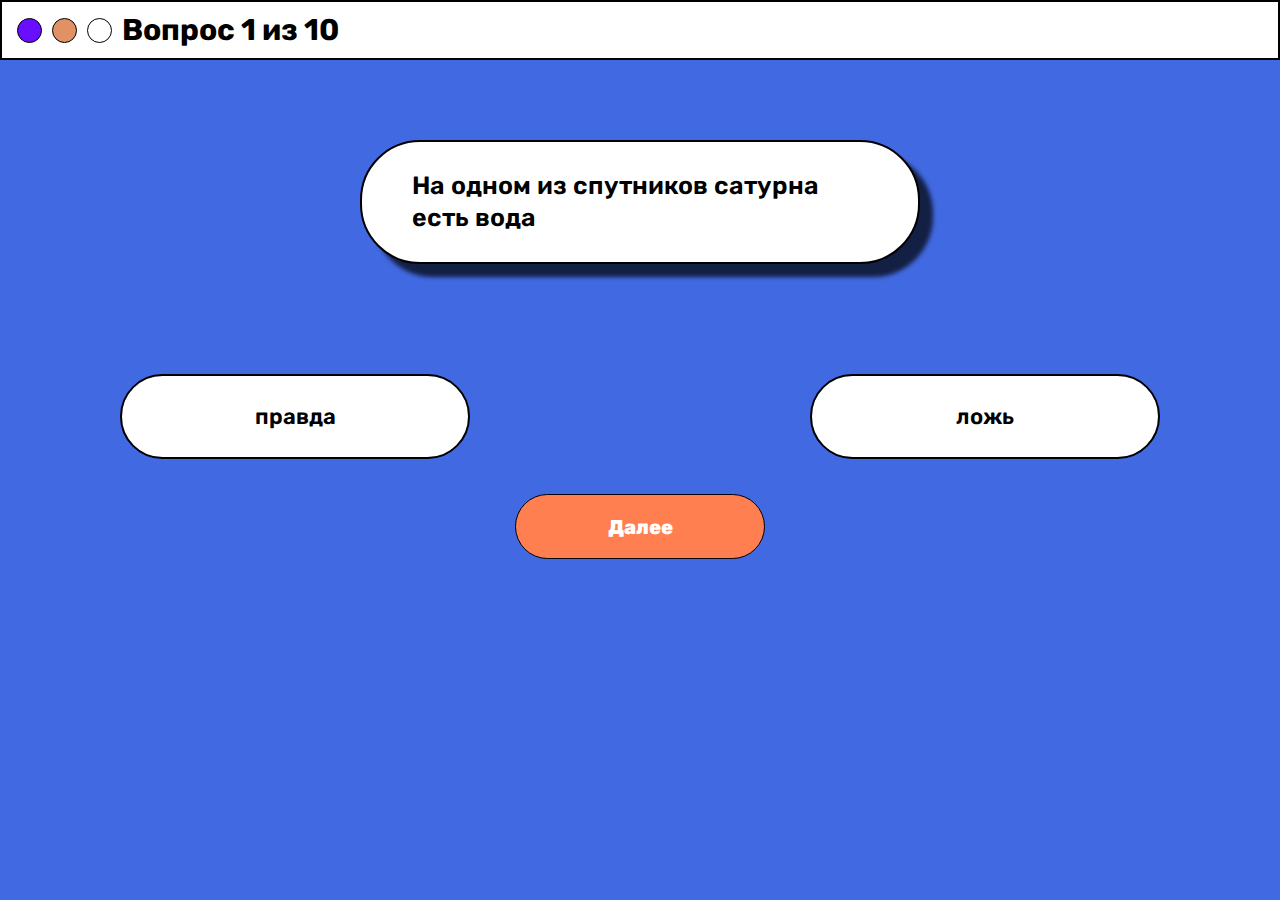
<file: pages/trueFalse.html>
<!DOCTYPE html>
<html lang="en">
<head>
    <meta charset="UTF-8">
    <meta http-equiv="X-UA-Compatible" content="IE=edge">
    <meta name="viewport" content="width=device-width, initial-scale=1.0">
    <link rel="stylesheet" href="../css/Allcategories/commonstyle-quiz.css">
    <title>TrueFalse</title>
</head>
<body>
    <main class="main">
        <section class="section-one">
            <div class="section-number">
                <div class="section-circle-red"></div>
                <div class="section-circle-orange"></div>
                <div class="section-circle-white"></div>
                <h3 class="section-title">Вопрос
                    <span id="number-of-question"></span>
                    из
                    <span id="number-of-all-question"></span>
                </h3>
            </div>
            <div class="container">
                <div class="section-quiz">
                    <div id="question" class="section-question"><h3></h3></div>
                    <div class="section-answer">
                        <button data-id="0" class="section-one-btn option1"></button>
                        <button data-id="1" class="section-one-btn option2"></button>
                    </div>
                    <div class="button">
                        <button id="btn-next">Далее</button>
                    </div>
                </div>
                <div class="tracker">

                </div>   
            </div>
        </section>
	    <div class="quiz-over-modal">
		    <div class="content">
			    <h1>Результат</h1>
			    <p class="quiz-over-modal__title">Ты ответил на
				    <span id="correct-answer"></span> из
				    <span id="number-of-all-question-2"></span> вопроса
			    </p>
			    <button id="btn-try-again">Попробуй снова</button>
                <button id="btn-main-menu">Главное меню</button>
		    </div>
	    </div>
        <script src="../js/truefalse.js"></script>
    </main>

</body>
</html>
</file>
<file: css/index.css>
@import url('https://fonts.googleapis.com/css2?family=Iceland&family=Rubik+Mono+One&display=swap');
@import url('https://fonts.googleapis.com/css2?family=Palanquin+Dark:wght@500&display=swap');
@import url('https://fonts.googleapis.com/css2?family=Roboto:wght@300&display=swap');

*{
    margin: 0;
    padding: 0;
    box-sizing: border-box;
    color: white;
    text-decoration: none;
}

body{
    background-image: url(../media/header-bg.jpg);
    background-repeat: no-repeat;
    background-position: center;
    background-size: cover;
    display: flex;
    flex-direction: column;
    justify-content: space-between;
    height: 100vh;
    overflow-x: hidden;
}

ul {
    padding: 0;
    margin: 0;
}

.container{
    max-width: 1200px;
    width: 100%;
    margin: 0 auto;
    padding: 18px 20px;
}
.header{
    height: 120px;
    background: none;
    user-select: none;
}

.header_logo{
    pointer-events: none;
    user-select: none;
}

.header__inner{
    width: 100%;
    display: flex;
    justify-content: space-between;
    align-items: center;
}

.header_ul{
    list-style-type: none;
    display: flex;
    justify-content: space-between;
    margin-left: 30px;
    width: 400px;
}

.header_ul > li{
    font-family: 'Rubik Mono One', sans-serif;
    font-size: 18px;
    transition: all .3s ease-out;
    height: 20px;
    position: relative;
}

.header_ul > li::after {
    content: "";
    width: 0;
    height: 3px;
    background: #fff;
    position: absolute;
    top: calc(100% + 5px);
    left: 50%;
    transform: translate(-100%, 0%);
    transition: all .3s ease-out;
    opacity: 0;
}

.header_ul > li:hover::after {
    width: calc(100% + 14px);
    transform: translate(-50%, 0%);
    opacity: 1;
}

.menu {
    display: none;
}

.header-bmenu{
    display: none;
}

.li-stats{
    margin-left: 25px;
}

.btn-section > div{
    display: flex;
    align-items: center;
    justify-content: center;
}

.btn{
    margin-bottom: 100px;
    background: white;
    width:333.85px;
    height: 90.15px;
    border: none;
    border-radius: 10px;
    font-family: 'Palanquin Dark', sans-serif;
    font-style: normal;
    font-weight: 400;
    font-size: 45px;
    line-height: 81px;

    color: #000000;
    transition: 0.1s;
}
.btn:hover{
    cursor: pointer;
    transform: translateY(-5px);
    box-shadow: 0 11.2px 0 #8D8D8D;
}
.btn:active{
    transform: translateY(-2px);
    box-shadow: 0 3px 0 gray;
}

.footer{
    width: 100%;
}

.footer-links{
    display: flex;
    justify-content: center;
    column-gap: 30px;
}

a{
    display: flex;
    column-gap: 5px;
}

a > .footer-text{
    font-family: 'Roboto', sans-serif;
}

@media (max-width: 767.98px){
    .menu {
        width: 400px;
        display: flex;
        justify-content: flex-end;
    }
    .header-bmenu{
        display: block;
        cursor: pointer;
        position: relative;
        z-index: 99;    
    }

    .header_ul{
        list-style-type: none;
        display: flex;
        flex-direction: column;
        justify-content: flex-start;
        margin-left: 30px;
        width: 320px;
        height: calc(100vh - 120px);
        position: fixed;
        bottom: 0;
        right: 0;
        margin: 0;
        background: #fff;
        padding: 60px 0px 0px 70px;
        transform: translateX(100%);
        transition: all .3s ease-out;
    }
    .header_ul::before {
        content: "";
        width: 100%;
        height: 120px;
        background: #fff;
        position: absolute;
        top: -120px;
        right: 0;
        border-top-left-radius: 90px;
    }
    .header_ul.active{
        transform: translateX(0%);
    }
    .header_ul > li {
        color: #000;
        margin-bottom: 15px;
    }
    .header_ul > li::after {
        display: none;
    }
    .li-stats {
        margin: 0;
    }
    a {
        color: #000;
    }
}

@media (max-width: 450px){

    .btn-section{
        zoom: 0.9;
    }

    .btn-section > div{
        margin-top: 60px;
    }

    .footer-links{
        zoom: 0.9;
    }
}

@media (max-width: 375.98px){
    .btn-section{
        zoom: 0.9;
    }

    .btn-section > div{
        margin-top: -10px;
    }

    .footer-link{
        zoom: 0.9;
    }
}
</file>
<file: css/aboutus.css>
@import url('https://fonts.googleapis.com/css2?family=Iceland&family=Rubik+Mono+One&display=swap');
@import url('https://fonts.googleapis.com/css2?family=Palanquin+Dark:wght@500&display=swap');
@import url('https://fonts.googleapis.com/css2?family=Roboto:wght@300&display=swap');


*{
    margin: 0;
    padding: 0;
    box-sizing: border-box;
    color: white;
    text-decoration: none;
}

body{
    background: url(../media/aboutus/о\ нас.jpg);
    background-repeat: no-repeat;
    background-position: center;
    background-size: cover;
    background-attachment: fixed;
    display: flex;
    flex-direction: column;
    justify-content: space-between;
}

ul {
    padding: 0;
    margin: 0;
}

.container{
    max-width: 1200px;
    width: 100%;
    margin: 0 auto;
    padding: 18px 20px;
}
.header{
    height: 120px;
    background: none;
    user-select: none;
}

.header_logo{
    pointer-events: none;
    user-select: none;
}
.transition-index{
    transition: 0.4s;
}
.transition-index:hover{
   transform: scale(1.03);
}

.header__inner{
    width: 100%;
    display: flex;
    justify-content: space-between;
    align-items: center;
}

.header_ul{
    list-style-type: none;
    display: flex;
    justify-content: space-between;
    margin-left: 30px;
    width: 400px;
}

.header_ul > li{
    font-family: 'Rubik Mono One', sans-serif;
    font-size: 18px;
    transition: all .3s ease-out;
    height: 20px;
    position: relative;
}

.header_ul > li::after {
    content: "";
    width: 0;
    height: 3px;
    background: #fff;
    position: absolute;
    top: calc(100% + 5px);
    left: 50%;
    transform: translate(-100%, 0%);
    transition: all .3s ease-out;
    opacity: 0;
}

.header_ul > li:hover::after {
    width: calc(100% + 14px);
    transform: translate(-50%, 0%);
    opacity: 1;
}

/* .header_ul .header_li.active.header_li a{
    color: #656293;
}  */

.menu {
    display: none;
}

.header-bmenu{
    display: none;
}

.li-stats{
    margin-left: 25px;
}

a{
    display: flex;
    column-gap: 5px;
}

a > .footer-text{
    font-family: 'Roboto', sans-serif;
}

.section1_box{
    margin: 120px 0 0 0;
    display: flex;
    justify-content: space-between;
    align-items: center;
}
:root{
    --white:#fff;
}
.section1_left-title{
    font-family: 'Rubik Mono One';
    font-style: normal;
    font-weight: 300;
    font-size: 50px;
    line-height: 60px;
    letter-spacing: 0.06em;
    -webkit-text-fill-color: transparent;
    -webkit-text-stroke:3.5px var(--white);
  
}
.section1-left-line{
    margin-top: 13px;
    width:350px;
    height: 1.4px;
    background:rgb(255, 255, 255);
}

.section1_left-text{
    font-family: 'Rubik Mono One';
    font-weight:200;
    font-size: 25px;
    line-height: 31px;
    letter-spacing: 0.06em;
    margin: 80px 0 0 0;
    -webkit-text-fill-color: transparent;
    -webkit-text-stroke:2px var(--white);
   
}


.section1_right-img{
    width: 300px;
    height: 300px;
    border-radius: 50%;
}

.section2_title{
    font-family: 'Rubik Mono One';
    font-style: normal;
    font-weight: 400;
    font-size: 50px;
    line-height: 62px;
    letter-spacing: 0.06em;
    margin: 130px 0 0 0;
    text-align: center;
    -webkit-text-fill-color: transparent;
    -webkit-text-stroke:3.5px var(--white)
}
.section2_box{
    margin-top: 230px;
}
.section2-bckg-box{
    margin-top: 50px;
    background: rgba(0, 0, 0, 0.47);
    border-radius: 80px;
}
.section2_text{
  
    font-family: 'Roboto';
    font-style: normal;
    font-weight: 400;
    font-size: 40px;
    line-height: 47px;
    letter-spacing: 0.08em;
   padding: 116px 71px;
    text-align: center;
}

.section3_title{
    font-family: 'Rubik Mono One';
    font-style: normal;
    font-weight: 500;
    font-size: 35px;
    line-height: 43px;
    letter-spacing: 0.06em;
    margin: 130px 0 50px 0;
    text-align: center;
    -webkit-text-fill-color: transparent;
    -webkit-text-stroke:2px var(--white)
}

.section3_cards{
    display: flex;
    align-items: stretch;
    justify-content: space-between;
    column-gap: 15px;
}

.section3_cards-p1{
    text-align: center;
    font-family: 'Rubik Mono One';
    font-style: normal;
    font-weight: 700;
    font-size: 25px;
    line-height: 31px;
    letter-spacing: 0.06em;
    margin-top: 30px;
    /* margin-left: 50px; */
    -webkit-text-fill-color: transparent;
    -webkit-text-stroke:2px var(--white)
}


.card {
    flex: 1 1 33.333%;
    height: auto;
    position: relative;
    z-index: 2;
    cursor: url("../media/aboutus/cursor.png"), auto;
    border-radius: 5px;
}

.card__content {
    width: 100%;
    height: 100%;
    /* background: #000; */
    display: flex;
    align-items: center;
    justify-content: center;
    flex-direction: column;
    padding: 15px 0px;
    border-radius: 8px;
    transition: all .35s ease-out;
}

.card:hover .card__content {
    opacity: 0;
    transform: rotateY(180deg);
}

.card:hover .info {
    opacity: 1;
    transform: rotateY(0deg);
}

.info {
    transform: rotateY(180deg);
   transition: all .35s ease-out;
   padding: 15px 25px;
   opacity: 0;
   position: absolute;
   top: 0;
   left: 0;
   right: 0;
   bottom: 0;
   z-index: -1;
   display: flex;
   align-items: center;
   justify-content: center;
   flex-direction: column;
   background: #002B6B;
   color: #000;
   border-radius: 50%;
}
:root{
    --violet:#be1fef;
}
.info__title {
    font-family: 'Rubik Mono One';
    color: #8a27a8;
    font-size: 24px;
    margin-bottom: 20px;
    -webkit-text-fill-color: transparent;
    -webkit-text-stroke:2px var(--violet)
}

.info__text {
    color: #fff;
    font-size: 18px;
    text-align: center;
    font-family: 'Roboto';
}

.we_img{
    width:70%;
    height:auto;
    object-fit: cover;
    border-radius: 50%;
}

.footer_tekst{
    font-family: 'Rubik Mono One';
    font-style: normal;
    font-weight: 400;
    font-size: 15px;
    line-height: 19px;
    letter-spacing: 0.06em;
    /* margin: 300px 0 100px 0; */
    /* position: relative; */
}
.footer__contant {
    display: flex;
    justify-content: space-between;
    margin-top: 300px;
}

@media(max-width:960px){
    .info {
        border-radius: 8px;
    }
    .section2_text{
        font-family: 'Roboto';
        font-style: normal;
        font-weight: 400;
        font-size: 30px;
        line-height: 37px;
        letter-spacing: 0.08em;
       padding: 80px 15px;
        text-align: center;
    }
    .we_img{
        width:200px;
        height:200px;
    }
    .section3_cards-p1{
        font-family: 'Rubik Mono One';
        font-style: normal;
        font-weight: 700;
        font-size:20px;
        line-height: 21px;
        letter-spacing: 0.06em;
        margin: 30px 0 0 20px;
        /* margin-left: 50px; */
        -webkit-text-fill-color: transparent;
        -webkit-text-stroke:1.5px var(--white)
    }
    .section3_cards{
        display: flex;
        justify-content: space-between;
        flex-wrap: wrap;
    }
    .section1_right-img{
        width: 200px;
        height: 200px;
        border-radius: 50%;
    }
}
/* @media (max-width: 888.98px){
    .info__title {
        font-family: 'Rubik Mono One';
        color: rgb(255, 255, 255);
        font-size: 20px;
        margin-bottom: 20px;
    }
    .info__text {
        color: #000;
        font-size: 15px;
        text-align: center;
    }
} */
@media (max-width: 778.98px){
    .info__title {
        font-family: 'Rubik Mono One';
        color: rgb(255, 255, 255);
        font-size: 19px;
        margin-bottom: 10px;
    }
    .info__text {
        color: #000;
        font-size: 15px;
        text-align: center;
    }
}
@media (max-width: 767.98px){
    .menu {
        width: 400px;
        display: flex;
        justify-content: flex-end;
    }
    .header-bmenu{
        display: block;
        cursor: pointer;
        position: relative;
        z-index: 99;    
    }
    

    .header_ul{
        list-style-type: none;
        display: flex;
        flex-direction: column;
        justify-content: flex-start;
        margin-left: 30px;
        width: 320px;
        height: calc(100vh - 120px);
        position: fixed;
        bottom: 0;
        right: 0;
        margin: 0;
        background: #fff;
        padding: 60px 0px 0px 70px;
        transform: translateX(100%);
        transition: all .3s ease-out;
    }
    .header_ul::before {
        content: "";
        width: 100%;
        height: 120px;
        background: #fff;
        position: absolute;
        top: -120px;
        right: 0;
        border-top-left-radius: 90px;
    }
    .header_ul.active{
        transform: translateX(0%);
    }
    .header_ul > li {
        color: #000;
        margin-bottom: 15px;
    }
    .header_ul > li::after {
        display: none;
    }
    .li-stats {
        margin: 0;
    }
    a {
        color: #000;
    }
}
@media(max-width:658px){
    
    .section2_text{
        font-family: 'Roboto';
        font-style: normal;
        font-weight: 400;
        font-size: 22px;
        line-height: 31px;
        letter-spacing: 0.08em;
       padding: 80px 15px;
        text-align: center;
    }
        /* .we_img{
            width:150px;
            height:150px;
        } */
    .card {
        width: 100%;
        flex: 1 1 auto;
    }
    .section1_left-text{
        font-family: 'Rubik Mono One';
        font-weight:200;
        font-size: 18px;
        line-height: 27px;
        letter-spacing: 0.06em;
        margin: 30px 0 0 0;
        -webkit-text-fill-color: transparent;
        -webkit-text-stroke:1.5px var(--white)
    }
    .section1_left-title{
        font-family: 'Rubik Mono One';
        font-style: normal;
        font-weight: 300;
        font-size: 40px;
        line-height: 60px;
        letter-spacing: 0.06em;
        -webkit-text-fill-color: transparent;
        -webkit-text-stroke:3.5px var(--white)
    }
    .section1-left-line{
        margin-top: 13px;
        width:200px;
        height: 1.4px;
        background:rgb(255, 255, 255);
    }
    .section2_title{
        font-family: 'Rubik Mono One';
        font-style: normal;
        font-weight: 400;
        font-size: 40px;
        line-height: 62px;
        letter-spacing: 0.06em;
        margin: 130px 0 0 0;
        text-align: center;
        -webkit-text-fill-color: transparent;
        -webkit-text-stroke:3px var(--white)
    }
   
   
}
@media(max-width:530px){
    .section1-left-line{
        display: none;
    }
    .we_img{
        width:120px;
        height:120px;
    }
    .section1_right-img{
        width: 150px;
        height: 150px;
        border-radius: 50%;
    }
    .section2_text{
        font-family: 'Roboto';
        font-style: normal;
        font-weight: 400;
        font-size: 22px;
        line-height: 31px;
        letter-spacing: 0.08em;
       padding: 80px 15px;
        text-align: center;
    }
    .we_img{
        width:150px;
        height:150px;
    }
    .section1_left-text{
        font-family: 'Rubik Mono One';
        font-weight:200;
        font-size: 15px;
        line-height: 20px;
        letter-spacing: 0.06em;
        margin: 20px 0 0 0;
        -webkit-text-fill-color: transparent;
        -webkit-text-stroke:1.5px var(--white)
    }
    .section1_left-title{
        font-family: 'Rubik Mono One';
        font-style: normal;
        font-weight: 300;
        font-size: 30px;
        line-height: 20px;
        letter-spacing: 0.06em;
        -webkit-text-fill-color: transparent;
        -webkit-text-stroke:3.5px var(--white)
    }
    .section1-left-line{
        margin-top: 13px;
        width:200px;
        height: 1.4px;
        background:rgb(255, 255, 255);
    }
    .section2_title{
        font-family: 'Rubik Mono One';
        font-style: normal;
        font-weight: 400;
        font-size: 35px;
        line-height: 62px;
        letter-spacing: 0.06em;
        margin: 100px 0 0 0;
        text-align: center;
        -webkit-text-fill-color: transparent;
        -webkit-text-stroke:3px var(--white)
    }
    .section2_text{
        width: 100%;
        font-family: 'Roboto';
        font-style: normal;
        font-weight: 400;
        font-size: 15px;
        line-height: 25px;
        letter-spacing: 0.05em;
        padding: 50px 15px;
        text-align: center;
    }
    .section3_cards{
        display: flex;
        justify-content: space-around;
        flex-direction: column;
        justify-content: center;
        align-items: center;
        flex-wrap: wrap;
        row-gap: 15px;
    }
    
}
</file>
<file: css/Allcategories/commonstyle-quiz.css>
@import url('https://fonts.googleapis.com/css2?family=Rubik:wght@300&display=swap');

* {
    padding: 0;
    margin: 0;
    box-sizing: border-box;
    font-family: 'Rubik', sans-serif;
	user-select: none; 
}

body {
    background: #4169E1;
}

.section-title {
    font-size: 30px;
}
.section-one {
    width: 100%;
}

.container {
    max-width: 1200px;
    width: 100%;
    margin: 0 auto;
    padding: 0px 80px;
}

.section-number {
    display: flex;
    align-items: center;
    column-gap: 10px;
    width: 100%;
    height: 60px;
    background: #FFFFFF;
    border: 2px solid #000000;
    background: #ffffff;
    padding: 15px 15px;

}

.section-circle-red {
    width: 25px;
    height: 25px;
    background: #690EFF;
    border-radius: 50%;
    border: 0.6px solid #000000;
}

.section-circle-orange {
    width: 25px;
    height: 25px;
    background: #E19164;
    border-radius: 50%;
    border: 0.6px solid #000000;
}

.section-circle-white {
    width: 25px;
    height: 25px;
    background: none;
    border-radius: 50%;
    border: 0.6px solid #000000;
}

.question-number {
    width: 300px;
    height: 50px;
    background-color: grey;
    display: flex;
    justify-content: center;
}

.section-number {
    font-style: normal;
    font-weight: 500;
    font-size: 50px;
    line-height: 59px;
}

/* викторина */
.section-question {
    margin: 0 auto;
    display: flex;
    align-items: center;
    justify-content: center;
    padding: 15px 50px;
    margin-top: 30px;
    width: 560px;
    min-height: 124px;
    background: #FFFFFF;
    border: 2.5px solid #000000;
    box-shadow: 13px 13px 4px rgba(0, 0, 0, 0.7);
    border-radius: 60px;
}

.section-quiz {
    margin-top: 80px;
}

.section-question > h3 {
    font-weight: 600;
    font-size: 25px;
    line-height: 32px;
    color: #000000;
}

.section-answer {
    margin-top: 60px;
    display: flex;
    column-gap: 10px;
    justify-content: space-between;
    flex-wrap: wrap;
}

.section-one-btn {
    width: 350px;
    min-height: 85px;
    background: #FFFFFF;
    border: 2px solid #000000;
    /* box-shadow: 10px 10px 4px rgba(0, 0, 0, 0.5); */
    border-radius: 50px;
    margin-top: 50px;
    /* тект */
    padding: 15px 20px;
    font-weight: 600;
    font-size: 22px;
    line-height: 26px;
    color: #000000;
    transition: 0.2s;
}
.section-one-btn:hover {
    /* transform: translate(-2.5px, -2.5px); */
    /* box-shadow: 9px 9px 0px 2px rgba(0, 0, 0, 0.2); */
    background: rgba(255, 255, 255, 0.74);
    cursor: pointer;
}

.section-one-btn.right {
    color: #FFFFFF;
    background-color: rgb(38, 239, 38);
}

.section-one-btn.wrong {
    color: #FFFFFF;
    background-color: rgb(255, 43, 43);
}

.section-one-btn.disabled {
    pointer-events: none;
}

.section-one-btn:active {
    color: rgb(0, 0, 0);
}

.tracker {
    display: flex;
    justify-content: center;
    column-gap: 5px;
}

.tracker div {
    width: 20px;
    height: 20px;
    background: rgb(194, 194, 194);
    border-radius: 50%;
    display: none;
}

.tracker div.wrong {
    background-color: rgb(255, 43, 43);
}

.tracker div.right {
    background-color: rgb(38, 239, 38);
}

.button {
    height: 15vh;
    display: flex;
    justify-content: center;
    align-items: center;
}

#btn-next {
    width: 250px;
    height: 65px;
    border-radius: 50px;
    font-size: 20px;
    font-weight: 800;
    background-color: coral;
    border: 1.8px solid black;
    color: white;
    transition: 0.2s;
}
#btn-next:hover{
   background: rgba(255, 127, 80, 0.755);
}

/* modal */

/* заметка */
.quiz-over-modal {
    width: 100%;
    min-height: 100vh;
    background: rgba(0, 0, 0, 0.8);
    position: fixed;
    top: 0;
    left: 0;
    z-index: 90;
    display: flex;
    align-items: center;
    justify-content: center;
    transition: all 0.3s ease-out 0s;
    opacity: 1;
    visibility: hidden;
}

.quiz-over-modal.active {
    opacity: 1;
    visibility: visible;
}

.quiz-over-modal.active .content {
    transition: all 0.8s ease 0.2s;
    transform: scale(1) perspective(600px) translate(0px, 0%) rotateX(0deg);
}
#btn-try-again{
    width: 150px;
    height: 40px;
    border-radius: 5px;
    background:#74abc7;
    color: white;
    border: none;
    box-shadow: 6px 5px 8px 0px rgba(34, 60, 80, 0.2);

    
    transition: 0.2s;
}

#btn-main-menu{
    width: 150px;
    height: 40px;
    border-radius: 5px;
    background:#74abc7;
    color: white;
    border: none;
    box-shadow: 6px 5px 8px 0px rgba(34, 60, 80, 0.2);
    transition: 0.2s;
}

#btn-main-menu:hover{
    background:rgba(129, 183, 210, 0.836)
}

#btn-try-again:hover{
    background:rgba(129, 183, 210, 0.836)
}

.content {
    max-width: 550px;
    width: 100%;
    height: 320px;
    background: #97f0a0;
    border-radius: 20px;
    border: 1px black solid;
    display: flex;
    justify-content: center;
    align-items: center;
    flex-direction: column;
    row-gap: 30px;
    transform: scale(0) perspective(600px) translate(0px, -100%) rotate(45deg);
    transition: all 0.8s ease 0s;
}
.content > h1 {
    font-size: 45px;
}
.quiz-over-modal__title{
    font-size: 20px;
}

@media (max-width: 868px) {
    .section-quiz {
        margin-top: 70px;
    }

    .section-question > h3 {
        font-weight: 600;
        font-size: 25px;
        line-height: 30px;
        color: #000000;
    }

    .section-one-btn {
        width: 300px;
        height: 70px;
        margin-top: 40px;
        /* тект */
        font-weight: 600;
        font-size: 17px;
        line-height: 20px;
        color: #000000;
    }
}

@media (max-width: 770px) {
    .section-quiz {
        margin-top: 60px;
    }

    .section-one-btn {
        width: 350px;
        height: 80px;
        margin-top: 25px;
        /* тект */
        font-weight: 600;
        font-size: 17px;
        line-height: 20px;
        color: #000000;
    }

    .section-answer {
        margin-top: 0px;
        display: flex;
        justify-content: center;
        flex-wrap: wrap;
        column-gap: 15px;
    }

    .section-question {
        margin: auto;
        padding: 25px 20px;
        margin-top: 30px;
        width: 470px;
        height: 110px;
    }

    .section-question > h3 {
        font-weight: 600;
        font-size: 22px;
        line-height: 25px;
        color: #000000;
    }

    .container {
        padding: 0px 20px;
    }

}

@media (max-width: 500px) {
    .section-quiz {
        margin-top: 25px;
    }

    .container {
        padding: 0px 5px;
    }

    .section-question {
        margin: auto;
        padding: 15px 20px;
        margin-top: 10px;
        width: 350px;
        height: 90px;
        box-shadow: 8px 7px 4px rgba(0, 0, 0, 0.7);
    }

    .section-question > h3 {
        font-weight: bolder;
        font-size: 18px;
        line-height: 19px;
        color: #000000;
        font-weight: bolder;
    }

    .section-one-btn {
        width: 330px;
        height: 70px;
        margin-top: 15px;
        /* тект */
        font-weight: 600;
        font-size: 15px;
        line-height: 18px;
        color: #000000;
    }
}
</file>
<file: css/categories.css>
@import url('https://fonts.googleapis.com/css2?family=Iceland&family=Rubik+Mono+One&display=swap');
@import url('https://fonts.googleapis.com/css2?family=Palanquin+Dark:wght@500&display=swap');
@import url('https://fonts.googleapis.com/css2?family=Roboto:wght@300&display=swap');

*{
    margin: 0;
    padding: 0;
    box-sizing: border-box;
    color: white;
    text-decoration: none;
}

body{
    background-color: #4169E1;
    display: flex;
    flex-direction: column;
    justify-content: space-between;
}

.container{
    max-width: 1200px;
    width: 100%;
    margin: 0 auto;
    padding: 18px 20px;
}
.header{
    height: 105px;
    background: none;
    user-select: none;
}

.header_logo{
    pointer-events: none;
    user-select: none;
}
.transition-index{
    transition: 0.4s;
}
.transition-index:hover{
   transform: scale(1.03);
}
.transition-index{
    transition: 0.4s;
}
.transition-index:hover{
   transform: scale(1.03);
}
.header__inner{
    width: 100%;
    display: flex;
    justify-content: space-between;
    align-items: center;
}

.header_ul{
    list-style-type: none;
    display: flex;
    justify-content: space-between;
    margin-left: 30px;
    width: 400px;
}

.header_ul > li{
    font-family: 'Rubik Mono One', sans-serif;
    font-size: 18px;
    transition: all .3s ease-out;
    height: 20px;
    position: relative;
}

.header_ul > li::after {
    content: "";
    width: 0;
    height: 3px;
    background: #fff;
    position: absolute;
    top: calc(100% + 5px);
    left: 50%;
    transform: translate(-100%, 0%);
    transition: all .3s ease-out;
    opacity: 0;
}

.header_ul > li:hover::after {
    width: calc(100% + 14px);
    transform: translate(-50%, 0%);
    opacity: 1;
}
.menu {
    display: none;
}

.header-bmenu{
    display: none;
}

a{
    display: flex;
    column-gap: 5px;
}

a > .footer-text{
    font-family: 'Roboto', sans-serif;
}

.li-stats{
    margin-left: 25px;
}

.section-select{
    margin: 0 auto;
    width: 100%;
}

.section-select > div{
    padding: 18px 20px 0px 20px;
}
.categories{
    background-color: white;
    max-width: 100%;
    height: 630px;
    border-radius: 15px 15px 0px 0px;
    padding: 35px 30px;
    display: flex;
    justify-content: space-between;
}

.quiz-types{
    width: 320px;
    display: flex;
    flex-direction: column;
    align-items: flex-start;
    row-gap: 20px;
}

.quiz-types-img{
    background: url(../media/categories-media/question.jpg);/*../media/categories-media/question.jpg*/
    max-width: 810px;
    width: 100%;
    background-repeat: no-repeat;
    background-size: cover;
    background-position: center;
    border-radius: 2%;
    object-fit: none;
    user-select: none;
    display: flex;
    align-items: flex-end;
    justify-content: center;
    transition: 300ms;
}

.wrapper-btn{
    display: flex;
    justify-content: center;
    max-width: 375px;
    width: 100%;
    padding: 20px 20px;
}

.quiz-types-img-btn{
    display: flex;
    justify-content: center;
    align-items: center;
    border-radius: 20px;
    margin-bottom: 50px;
    max-width: 250px;
    width: 100%;
    height: 65px;
    background-color: #4169E1;
    border:white 3px solid;
    box-shadow: 0px 0px 24px 3px rgba(0, 0, 0, 0.2);
    transition: 0.2s;
}
.quiz-types-img-btn:hover{
    background-color: #4169e1dd;
}


.quiz-types-img-btn > div > h3{
    color: rgb(255, 255, 255);
    font-family: 'Rubik Mono One', sans-serif;
    user-select: none;
    max-width: 100%;
    font-size:20px;
    text-align: center;
}

.wrapper{
    width: 100%;
    padding: 0px 0px 0px 20px;
    display: flex;
}

.quiz-types-title{
    color: black;
    font-family: 'Rubik Mono One', sans-serif;
    font-size: 25px;
    user-select: none;
}

.quiz-types-line{
    background: black;
    width: 270px;
    height: 1px;
    margin-bottom: 15px;
}

.quiz-type-title{
    color: black;
}

.quiz-type{
    user-select: none;
    display: flex;
    align-items: center;
    background-color: rgb(214, 214, 214);
    height: 50px;
    width: 270px;
    border-radius: 40px;
    justify-content: space-between;
    padding: 20px 20px;
    transition: 80ms;
}

.quiz-type:hover{
    cursor: pointer;
    background-color: rgb(179, 179, 179);
}

.quiz-type-title{
    font-family: 'Roboto';
}
@media (max-width: 767.98px){
    .menu {
        width: 400px;
        display: flex;
        justify-content: flex-end;
    }
    .header-bmenu{
        display: block;
        cursor: pointer;
        position: relative;
        z-index: 99;   
    }

    .header_ul{
        list-style-type: none;
        display: flex;
        flex-direction: column;
        justify-content: flex-start;
        margin-left: 30px;
        width: 320px;
        height: calc(100vh - 120px);
        position: fixed;
        bottom: 0;
        right: 0;
        margin: 0;
        background: #fff;
        padding: 60px 0px 0px 70px;
        transform: translateX(100%);
        transition: all .3s ease-out;
        z-index: 99;
    }
    .header_ul::before {
        content: "";
        width: 100%;
        height: 120px;
        background: #fff;
        position: absolute;
        top: -120px;
        right: 0;
        border-top-left-radius: 90px;
    }
    .header_ul.active{
        transform: translateX(0%);
    }
    .header_ul > li {
        color: #000;
        margin-bottom: 15px;
    }
    .header_ul > li::after {
        display: none;
    }
    .li-stats {
        margin: 0;
    }
    a {
        color: #000;
    }
}

@media (max-width: 663px){
    .quiz-types-img-btn > div > h3{
        font-size:17px;
    }
    
}

@media (max-width: 600px){
     .quiz-types-img{
        display: none;
    }  

     .wrapper{
        display: none;
    }  
    .quiz-type{
        position: relative;
    }
    .categories{
        display: flex;
        justify-content: center;
        border-radius:15px 15px 15px 15px;
    }
    
    .quiz-types{
        align-items: center;
    }
    .we_img{
        width: 100px;
        height: 100px;
        display: none;
    }
    .section3_cards{
        display: none;
    }
}
</file>
<file: css/reviews.css>
@import url('https://fonts.googleapis.com/css2?family=Iceland&family=Rubik+Mono+One&display=swap');
@import url('https://fonts.googleapis.com/css2?family=Palanquin+Dark:wght@500&display=swap');
@import url('https://fonts.googleapis.com/css2?family=Roboto:wght@300&display=swap');

*{
    margin: 0;
    padding: 0;
    box-sizing: border-box;
    color: white;
    text-decoration: none;
}

body{
    background-image: url(../media/header-bg.jpg);
    background-repeat: no-repeat;
    background-position: center;
    background-size: cover;
    background-attachment: fixed;
    display: flex;
    flex-direction: column;
    justify-content: space-between;
    overflow-x: hidden;
}


.container{
    max-width: 1200px;
    width: 100%;
    margin: 0 auto;
    padding: 18px 20px;
}
.header{
    height: 105px;
    background: none;
    user-select: none;
}

.header_logo{
    pointer-events: none;
    user-select: none;
}
.transition-index{
    transition: 0.4s;
}
.transition-index:hover{
   transform: scale(1.03);
}

.header__inner{
    width: 100%;
    display: flex;
    justify-content: space-between;
    align-items: center;
}

.header_ul{
    list-style-type: none;
    display: flex;
    justify-content: space-between;
    margin-left: 30px;
    width: 400px;
}

.header_ul > li{
    font-family: 'Rubik Mono One', sans-serif;
    font-size: 18px;
    transition: all .3s ease-out;
    height: 20px;
    position: relative;
}

.header_ul > li::after {
    content: "";
    width: 0;
    height: 3px;
    background: #fff;
    position: absolute;
    top: calc(100% + 5px);
    left: 50%;
    transform: translate(-100%, 0%);
    transition: all .3s ease-out;
    opacity: 0;
}

.header_ul > li:hover::after {
    width: calc(100% + 14px);
    transform: translate(-50%, 0%);
    opacity: 1;
}
.menu {
    display: none;
}

.header-bmenu{
    display: none;
}

.li-stats{
    margin-left: 25px;
}

/* .reviews_section > div{
    display: flex;
    align-items: center;
    justify-content: center;
} */
.reviews_box{
    margin-top:0px;
}
.reviews_input{
    display: flex;
    justify-content: center;
    column-gap: 8px;
    margin-top:60px;
}
.reviews_input img{
    transition: 0.2s;
    border-radius:10px;
}
.reviews_input img:hover{
    transform: scale(1.05);
    background: rgb(105, 105, 198);
}
:root{
    --white:#fff;
}
.reviews_logo{
    font-family: 'Rubik Mono One';
    font-weight: 400;
    font-size: 50px;
    text-align: center;
    line-height: 62px;
    letter-spacing: 0.06em;
    -webkit-text-fill-color: transparent;
    -webkit-text-stroke:3.5px var(--white)
}
.input_for_reviews{
    width: 100%;
    max-width: 600px;
    height:80px;
    border-radius: 8px;
    border: none;
    outline:none;
    font-family: 'Roboto';
    font-weight: 600;
    font-size: 25px;
    line-height: 35px;
    letter-spacing: 0.06em;
    color: rgba(0, 0, 0, 0.951);
    padding: 22px 19px;
}

.reviews_block{
    width: 100%;
    margin-top: 60px;
    max-width: 683px;
    padding: 20px 0px;
    background: #FFFFFF;
    box-shadow: 10px 10px 10px 10px rgba(0, 0, 0, 0.14);
    border-radius: 10px;
}
.profile{
display: flex;
align-items: center;
column-gap:12px;
padding: 0px 34px 18px;
}
.profile img{
    width: 65px;
    height: 65px;
}
.profile h1{
    font-family: 'Roboto';
    font-weight: 600;
    font-size: 30px;
    line-height: 35px;
    letter-spacing: 0.06em;
    color: #000000;
}
.for_text {
    font-family: 'Roboto';
    font-weight: 600;
    font-size: 20px;
    line-height: 23px;
    letter-spacing: 0.06em;
    color: #262626;
    padding: 0px 34px;
    word-wrap: break-word;
}
.block{
    display: flex;
    flex-direction: column;
    justify-content: center;
    align-items: center;
}
@media (max-width: 767.98px){
    .menu {
        width: 400px;
        display: flex;
        justify-content: flex-end;
    }
    .header-bmenu{
        display: block;
        cursor: pointer;
        position: relative;
        z-index: 99;    
    }

    .header_ul{
        list-style-type: none;
        display: flex;
        flex-direction: column;
        justify-content: flex-start;
        margin-left: 30px;
        width: 320px;
        height: calc(100vh - 120px);
        position: fixed;
        bottom: 0;
        right: 0;
        margin: 0;
        background: #fff;
        padding: 60px 0px 0px 70px;
        transform: translateX(100%);
        transition: all .3s ease-out;
    }
    .header_ul::before {
        content: "";
        width: 100%;
        height: 120px;
        background: #fff;
        position: absolute;
        top: -120px;
        right: 0;
        border-top-left-radius: 90px;
    }
    .header_ul.active{
        transform: translateX(0%);
    }
    .header_ul > li {
        color: #000;
        margin-bottom: 15px;
    }
    .header_ul > li::after {
        display: none;
    }
    .li-stats {
        margin: 0;
    }
    a {
        color: #000;
    }
   
}

@media (max-width: 500.98px){
    .reviews_logo{
        font-size: 35px; 
     }
    .for_text{
        font-size: 15.5px;
    }
    .profile{
        padding: 10px 34px;
        }
        .profile h1{
            font-size: 20px;
        }
        .profile img{
            width: 45px;
            height: 45px;
        }
        ::placeholder{
            font-size: 18px;
        }
        .container{
            padding: 18px 5px;
        }
}
</file>
<file: css/statistics.css>
@import url('https://fonts.googleapis.com/css2?family=Iceland&family=Rubik+Mono+One&display=swap');
@import url('https://fonts.googleapis.com/css2?family=Palanquin+Dark:wght@500&display=swap');
@import url('https://fonts.googleapis.com/css2?family=Roboto:wght@300&display=swap');

*{
    margin: 0;
    padding: 0;
    box-sizing: border-box;
    color: white;
    text-decoration: none;
}

body{
    background-color: #4169E1;
    background-image: url(../media/header-bg.jpg);
    background-repeat: no-repeat;
    background-position: center;
    background-size: cover;
    
}

.container{
    max-width: 1200px;
    width: 100%;
    margin: 0 auto;
    padding: 18px 20px;
}
.header{
    height: 105px;
    background: none;
    user-select: none;
}

.header_logo{
    pointer-events: none;
    user-select: none;
}
.transition-index{
    transition: 0.4s;
}
.transition-index:hover{
   transform: scale(1.03);
}
.transition-index{
    transition: 0.4s;
}
.transition-index:hover{
   transform: scale(1.03);
}
.header__inner{
    width: 100%;
    display: flex;
    justify-content: space-between;
    align-items: center;
}

.header_ul{
    list-style-type: none;
    display: flex;
    justify-content: space-between;
    margin-left: 30px;
    width: 400px;
}

.header_ul > li{
    font-family: 'Rubik Mono One', sans-serif;
    font-size: 18px;
    transition: all .3s ease-out;
    height: 20px;
    position: relative;
}

.header_ul > li::after {
    content: "";
    width: 0;
    height: 3px;
    background: #fff;
    position: absolute;
    top: calc(100% + 5px);
    left: 50%;
    transform: translate(-100%, 0%);
    transition: all .3s ease-out;
    opacity: 0;
}

.header_ul > li:hover::after {
    width: calc(100% + 14px);
    transform: translate(-50%, 0%);
    opacity: 1;
}
.menu {
    display: none;
}

.header-bmenu{
    display: none;
}

a{
    display: flex;
    column-gap: 5px;
}

a > .footer-text{
    font-family: 'Roboto', sans-serif;
}

.li-stats{
    margin-left: 25px;
}
.statistics{
    width: 100%;
}
.statistics__container{
    margin-top:135px;
}
.statistics__row{
    display: flex;
    flex-direction: column;
    justify-content: center;
    align-items: center;
    row-gap: 18px;
}
.statistics-item{
    display: flex;
    align-items: center;
    column-gap: 3%;
    width: 100%;
    max-width: 900px;
}
.statistics-item__block{
    display: flex;
    align-items: center;
    column-gap: 2%;
    max-width: 700px;
    width: 100%;
    height: 100px;
    background: #FFFFFF;
    border-radius: 5px;
    padding: 25px 17px;
    position: relative;
    z-index:5;
}
.statistics-item__score{
    position: absolute;
    left: 0;
    z-index: 0;

}
.statistics-item__block img{
    position: relative;
    z-index: 99;
}
.statistics-item__block h3{
    position: relative;
    z-index: 99;
}
.score{
    width: 0%;
    height: 100px;
    background: #7A8FFF;
    border-radius: 5px;
    transition: 2.5s;
}
.statistics-item__block > h3 {
    color: black;
    font-family: 'Roboto', sans-serif;
}
.statistics-item__title{
    font-family: 'Rubik Mono One';
    margin-left: 40px;
    font-weight: 400;
    font-size: 35px;
    line-height: 43px;
    letter-spacing: 0.06em;
    width: 40px;
    color: #FFFFFF;
}
.statistics__result{
     margin: 70px 0 0 0; 
}
.result{
    width: 100%;
    max-width:700px;
    height: 218px;
    background: #FFFFFF;
    border-radius: 5px;
    padding:43px 50px;
    display: flex;
    flex-direction: column;
    align-items: center;
    justify-content: center;
    justify-content: space-between;
}
.statistics__result h3 {
    font-family: 'Rubik Mono One';
    font-weight: 400;
    font-size: 25px;
    line-height: 31px;
    letter-spacing: 0.06em;
    color: #000000;
}
.statistic__score {
    font-family: 'Rubik Mono One';
    font-weight: 400;
    font-size: 50px;
    line-height: 62px;
    letter-spacing: 0.06em;
    color: #000000;
}

@media (max-width: 767.98px){
    .menu {
        width: 400px;
        display: flex;
        justify-content: flex-end;
    }
    .header-bmenu{
        display: block;
        cursor: pointer;
        position: relative;
        z-index: 99;   
    }

    .header_ul{
        list-style-type: none;
        display: flex;
        flex-direction: column;
        justify-content: flex-start;
        margin-left: 30px;
        width: 320px;
        height: calc(100vh - 120px);
        position: fixed;
        bottom: 0;
        right: 0;
        margin: 0;
        background: #fff;
        padding: 60px 0px 0px 70px;
        transform: translateX(100%);
        transition: all .3s ease-out;
        z-index: 99;
    }
    .header_ul::before {
        content: "";
        width: 100%;
        height: 120px;
        background: #fff;
        position: absolute;
        top: -120px;
        right: 0;
        border-top-left-radius: 90px;
    }
    .header_ul.active{
        transform: translateX(0%);
    }
    .header_ul > li {
        color: #000;
        margin-bottom: 15px;
    }
    .header_ul > li::after {
        display: none;
    }
    .li-stats {
        margin: 0;
    }
    a {
        color: #000;
    }
    .statistics__container{
        margin-top:120px;
    }
}

@media(max-width:500px){
    .statistics-item__title{
        font-family: 'Rubik Mono One';
        margin-left: 40px;
        font-weight: 400;
        font-size: 25px;
        line-height: 43px;
        letter-spacing: 0.06em;
        color: #FFFFFF;
    } 
    .statistics-item{
    display: flex;
    align-items: center;
    column-gap: 2%;
    width: 100%;
    max-width: 900px; 
    
    }
    .statistics__result h3 {
        font-size: 20px;
    }
    .result{
        padding:43px 15px;
    }
    .statistic__score{
        font-size: 40px;
    }
}
</file>
